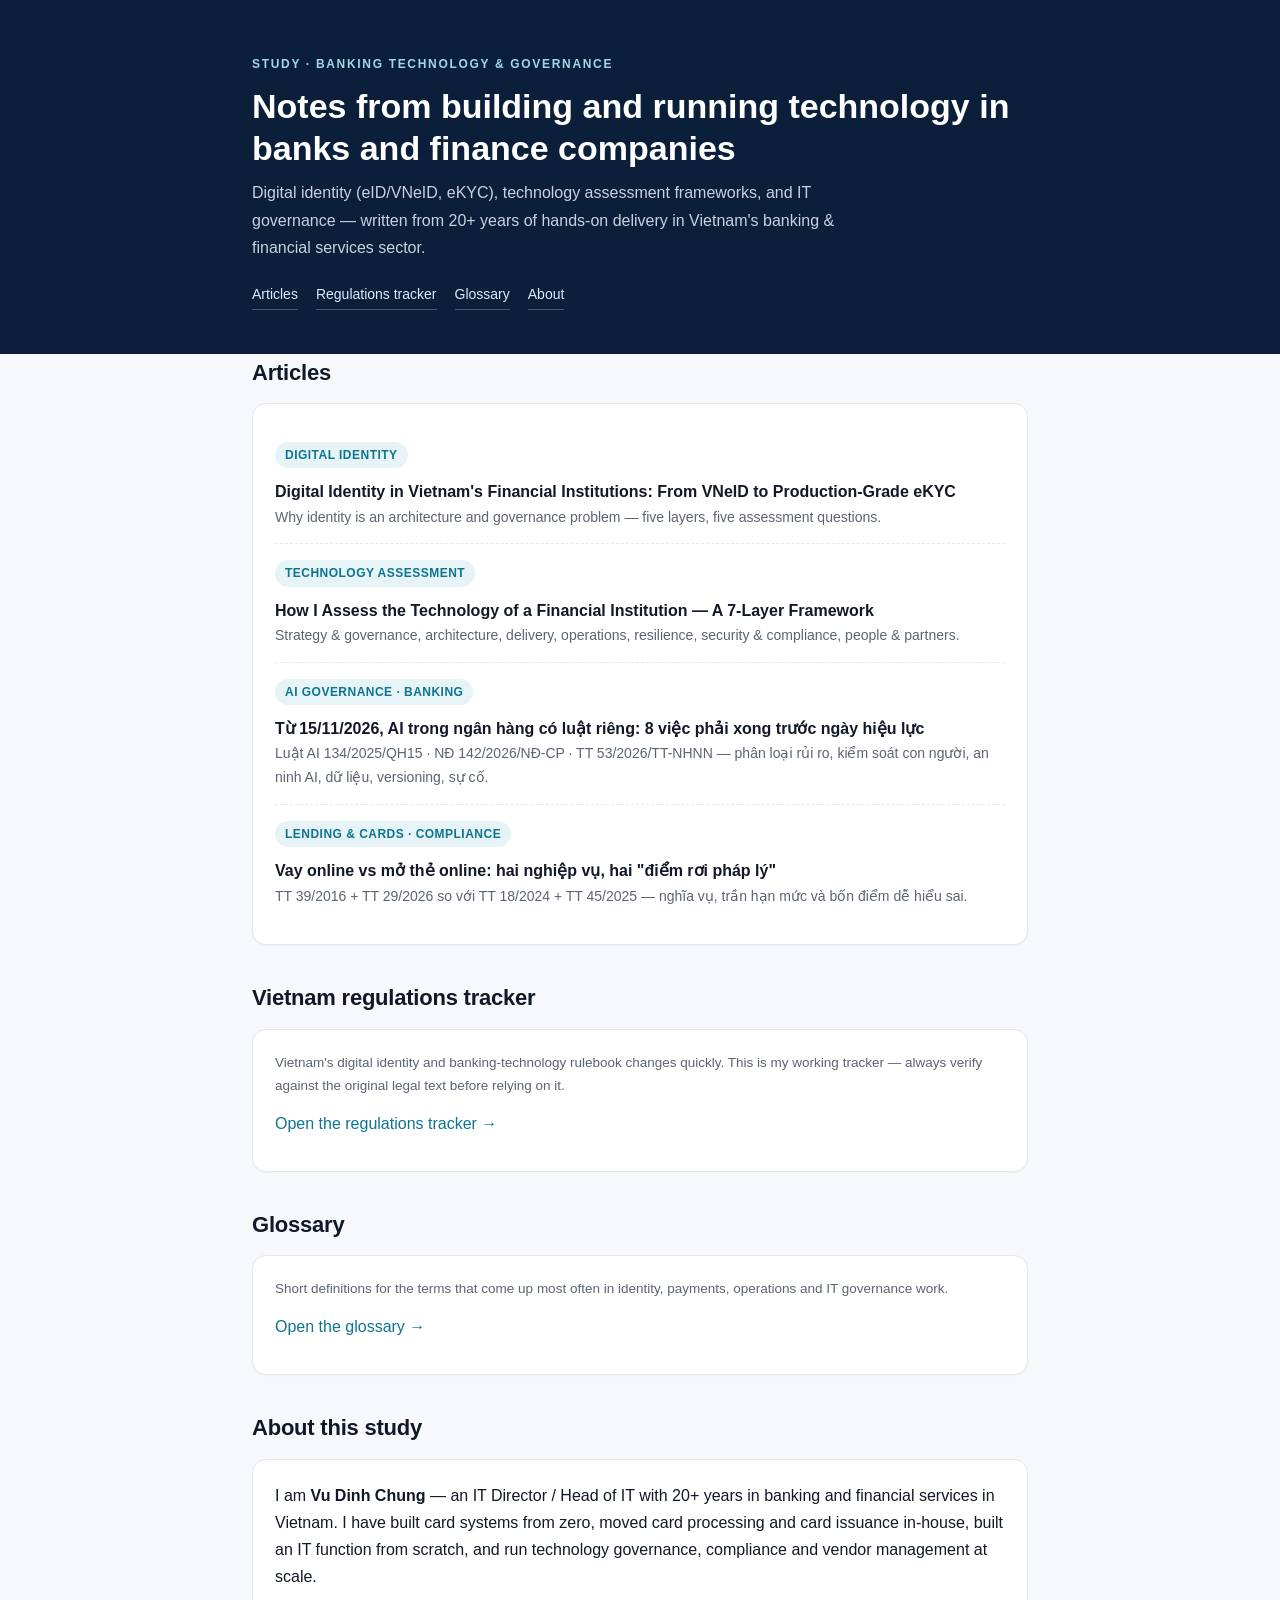
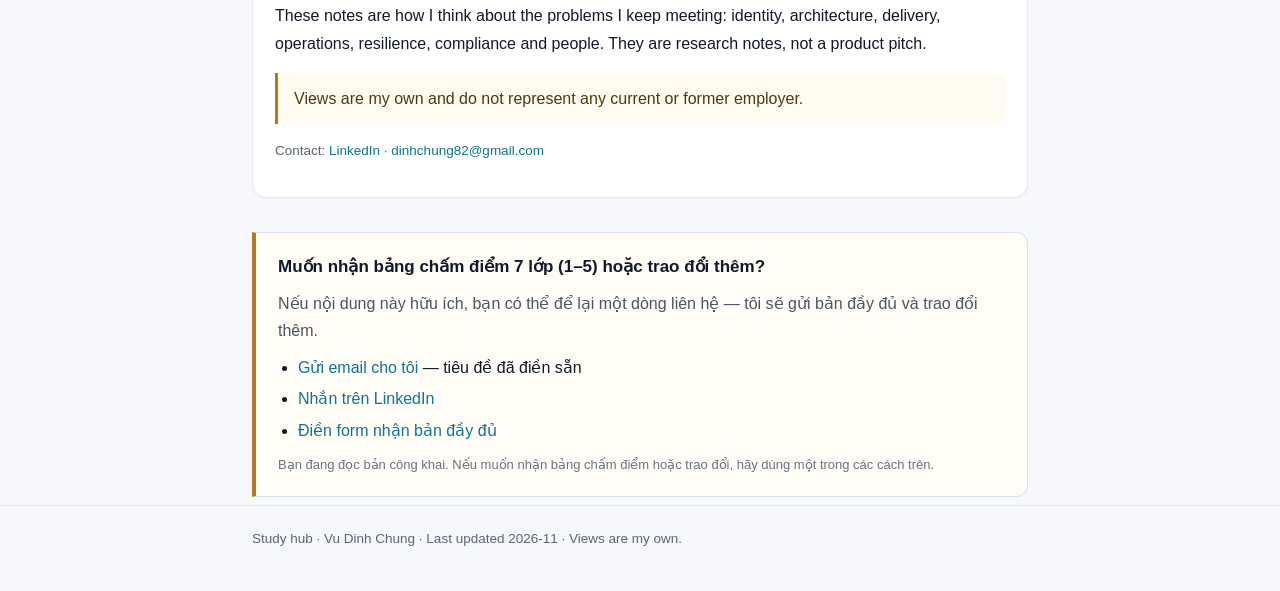
<file: index.html>
<!doctype html>
<html lang="en">
<head>
<meta charset="utf-8">
<meta name="viewport" content="width=device-width, initial-scale=1">
<title>Banking Technology &amp; Governance — Study | Vu Dinh Chung</title>
<meta name="description" content="Research notes on digital identity (eID/VNeID, eKYC), technology assessment frameworks and IT governance in banking & financial services — by Vu Dinh Chung, IT Director.">
<link rel="stylesheet" href="assets/style.css">
<link rel="stylesheet" href="assets/cta.css">
<script src="assets/analytics.js" defer></script>
<script src="assets/cta.js" defer></script>
</head>
<body>
<header class="site">
  <div class="wrap">
    <div class="eyebrow">Study · Banking Technology &amp; Governance</div>
    <h1>Notes from building and running technology in banks and finance companies</h1>
    <p>Digital identity (eID/VNeID, eKYC), technology assessment frameworks, and IT governance — written from 20+ years of hands-on delivery in Vietnam's banking &amp; financial services sector.</p>
    <nav class="top">
      <a href="#articles">Articles</a>
      <a href="#regulations">Regulations tracker</a>
      <a href="#glossary">Glossary</a>
      <a href="#about">About</a>
    </nav>
  </div>
</header>

<main class="wrap">
  <section id="articles">
    <h2>Articles</h2>
    <div class="card article-list">
      <a href="articles/01-digital-identity-vneid-ekyc.html">
        <div class="tag">Digital identity</div>
        <div class="t">Digital Identity in Vietnam's Financial Institutions: From VNeID to Production-Grade eKYC</div>
        <div class="d">Why identity is an architecture and governance problem — five layers, five assessment questions.</div>
      </a>
      <a href="articles/02-technology-assessment-7-layer.html">
        <div class="tag">Technology assessment</div>
        <div class="t">How I Assess the Technology of a Financial Institution — A 7-Layer Framework</div>
        <div class="d">Strategy &amp; governance, architecture, delivery, operations, resilience, security &amp; compliance, people &amp; partners.</div>
      </a>
      <a href="articles/04-ai-law-banking-2026.html">
        <div class="tag">AI governance · Banking</div>
        <div class="t">Từ 15/11/2026, AI trong ngân hàng có luật riêng: 8 việc phải xong trước ngày hiệu lực</div>
        <div class="d">Luật AI 134/2025/QH15 · NĐ 142/2026/NĐ-CP · TT 53/2026/TT-NHNN — phân loại rủi ro, kiểm soát con người, an ninh AI, dữ liệu, versioning, sự cố.</div>
      </a>
      <a href="articles/03-vay-online-vs-mo-the-online.html">
        <div class="tag">Lending &amp; cards · Compliance</div>
        <div class="t">Vay online vs mở thẻ online: hai nghiệp vụ, hai "điểm rơi pháp lý"</div>
        <div class="d">TT 39/2016 + TT 29/2026 so với TT 18/2024 + TT 45/2025 — nghĩa vụ, trần hạn mức và bốn điểm dễ hiểu sai.</div>
      </a>
    </div>
  </section>

  <section id="regulations">
    <h2>Vietnam regulations tracker</h2>
    <div class="card">
      <p class="meta">Vietnam's digital identity and banking-technology rulebook changes quickly. This is my working tracker — always verify against the original legal text before relying on it.</p>
      <p><a href="notes/vn-regulations-tracker.html">Open the regulations tracker →</a></p>
    </div>
  </section>

  <section id="glossary">
    <h2>Glossary</h2>
    <div class="card">
      <p class="meta">Short definitions for the terms that come up most often in identity, payments, operations and IT governance work.</p>
      <p><a href="notes/glossary.html">Open the glossary →</a></p>
    </div>
  </section>

  <section id="about">
    <h2>About this study</h2>
    <div class="card">
      <p>I am <strong>Vu Dinh Chung</strong> — an IT Director / Head of IT with 20+ years in banking and financial services in Vietnam. I have built card systems from zero, moved card processing and card issuance in-house, built an IT function from scratch, and run technology governance, compliance and vendor management at scale.</p>
      <p>These notes are how I think about the problems I keep meeting: identity, architecture, delivery, operations, resilience, compliance and people. They are research notes, not a product pitch.</p>
      <blockquote>Views are my own and do not represent any current or former employer.</blockquote>
      <p class="meta">Contact: <a href="https://www.linkedin.com/in/vudinhchung">LinkedIn</a> · <a href="mailto:dinhchung82@gmail.com">dinhchung82@gmail.com</a></p>
    </div>
  </section>
    <div class="cta-box">
      <h3>Muốn nhận bảng chấm điểm 7 lớp (1–5) hoặc trao đổi thêm?</h3>
      <p>Nếu nội dung này hữu ích, bạn có thể để lại một dòng liên hệ — tôi sẽ gửi bản đầy đủ và trao đổi thêm.</p>
      <ul>
        <li><a href="mailto:dinhchung82@gmail.com?subject=Study%20hub%20-%20b%E1%BA%A3ng%20ch%E1%BA%A5m%20%C4%91i%E1%BB%83m%207%20l%E1%BB%9Bp&body=Ch%C3%A0o%20anh%20Chung%2C%20em%20mu%E1%BB%91n%20nh%E1%BA%ADn%20b%E1%BA%A3ng%20ch%E1%BA%A5m%20%C4%91i%E1%BB%83m%20v%C3%A0%20trao%20%C4%91%E1%BB%95i%20th%C3%AAm.">Gửi email cho tôi</a> — tiêu đề đã điền sẵn</li>
        <li><a href="https://www.linkedin.com/in/vudinhchung">Nhắn trên LinkedIn</a></li>
        <li data-study-form style="display:none"></li>
      </ul>
      <span class="hint">Bạn đang đọc bản công khai. Nếu muốn nhận bảng chấm điểm hoặc trao đổi, hãy dùng một trong các cách trên.</span>
    </div>
</main>

<footer class="site">
  <div class="wrap">Study hub · Vu Dinh Chung · Last updated 2026-11 · Views are my own.</div>
</footer>
</body>
</html>
</file>
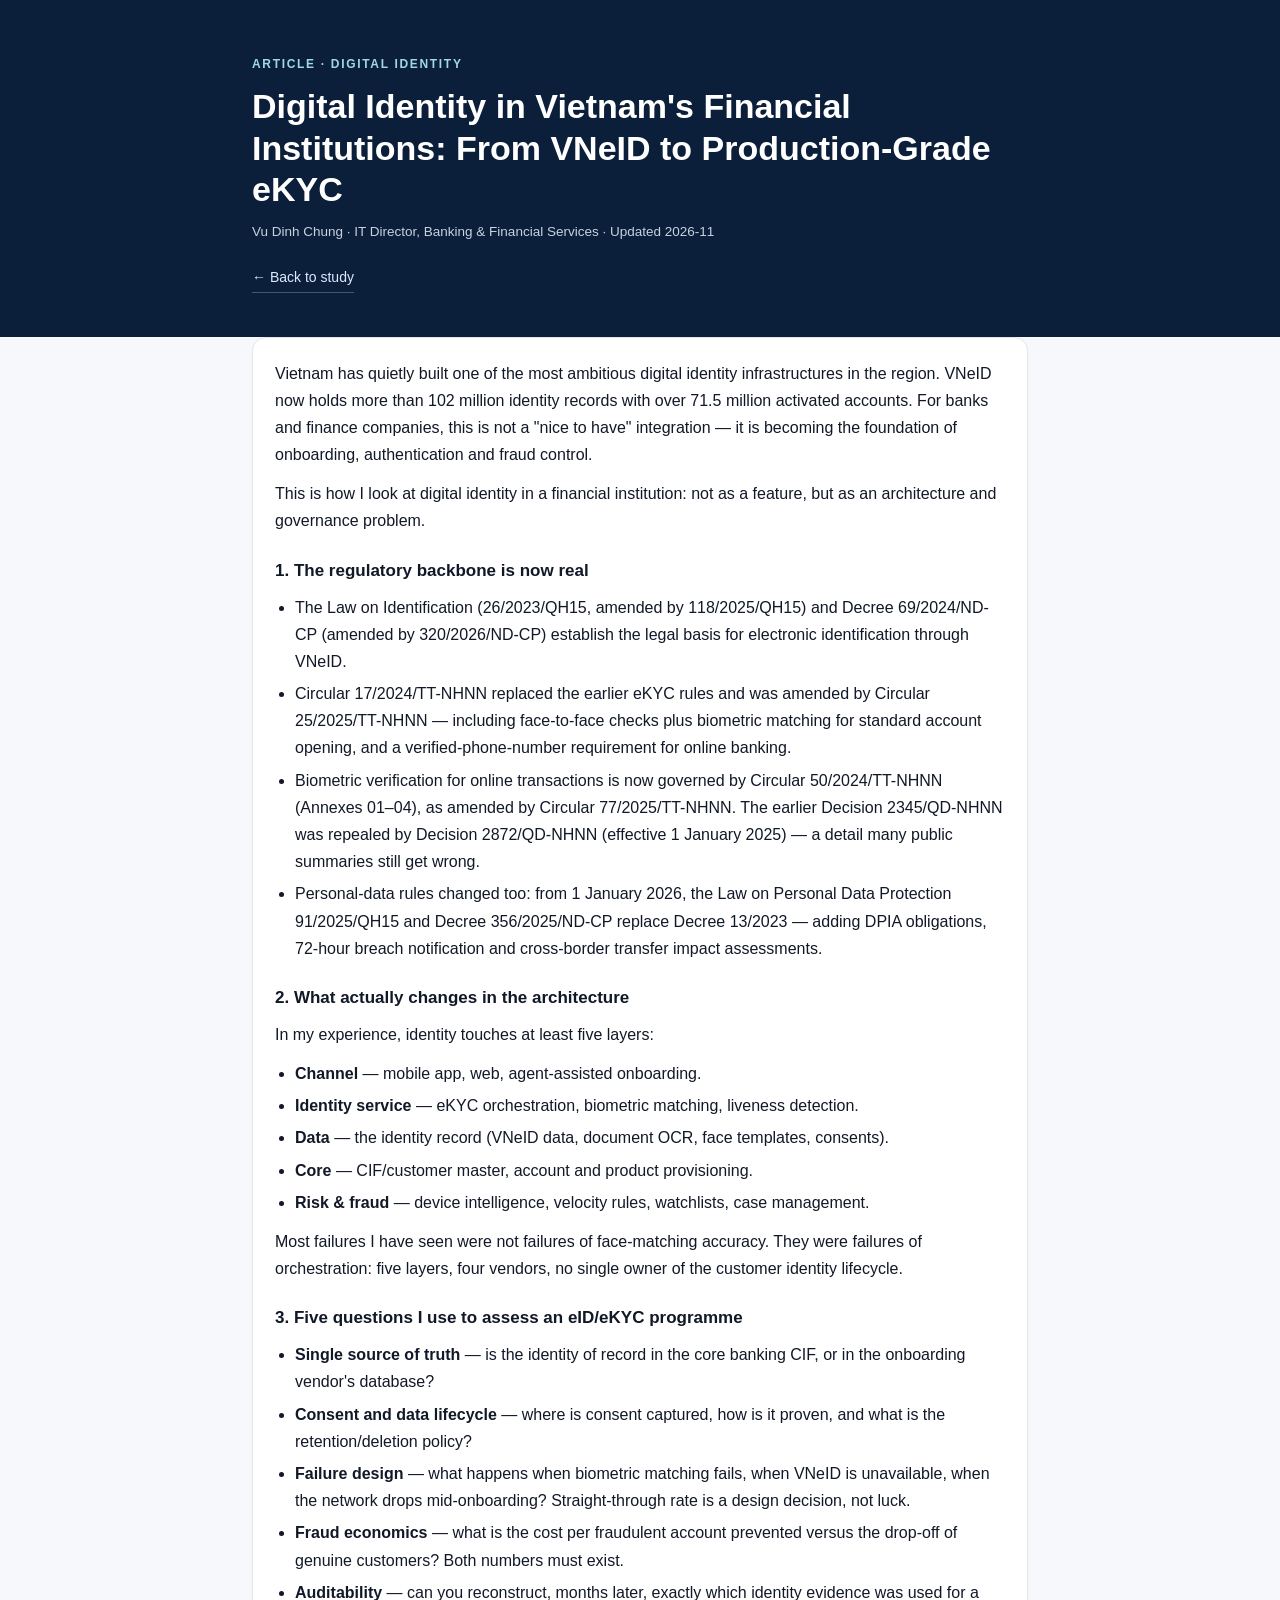
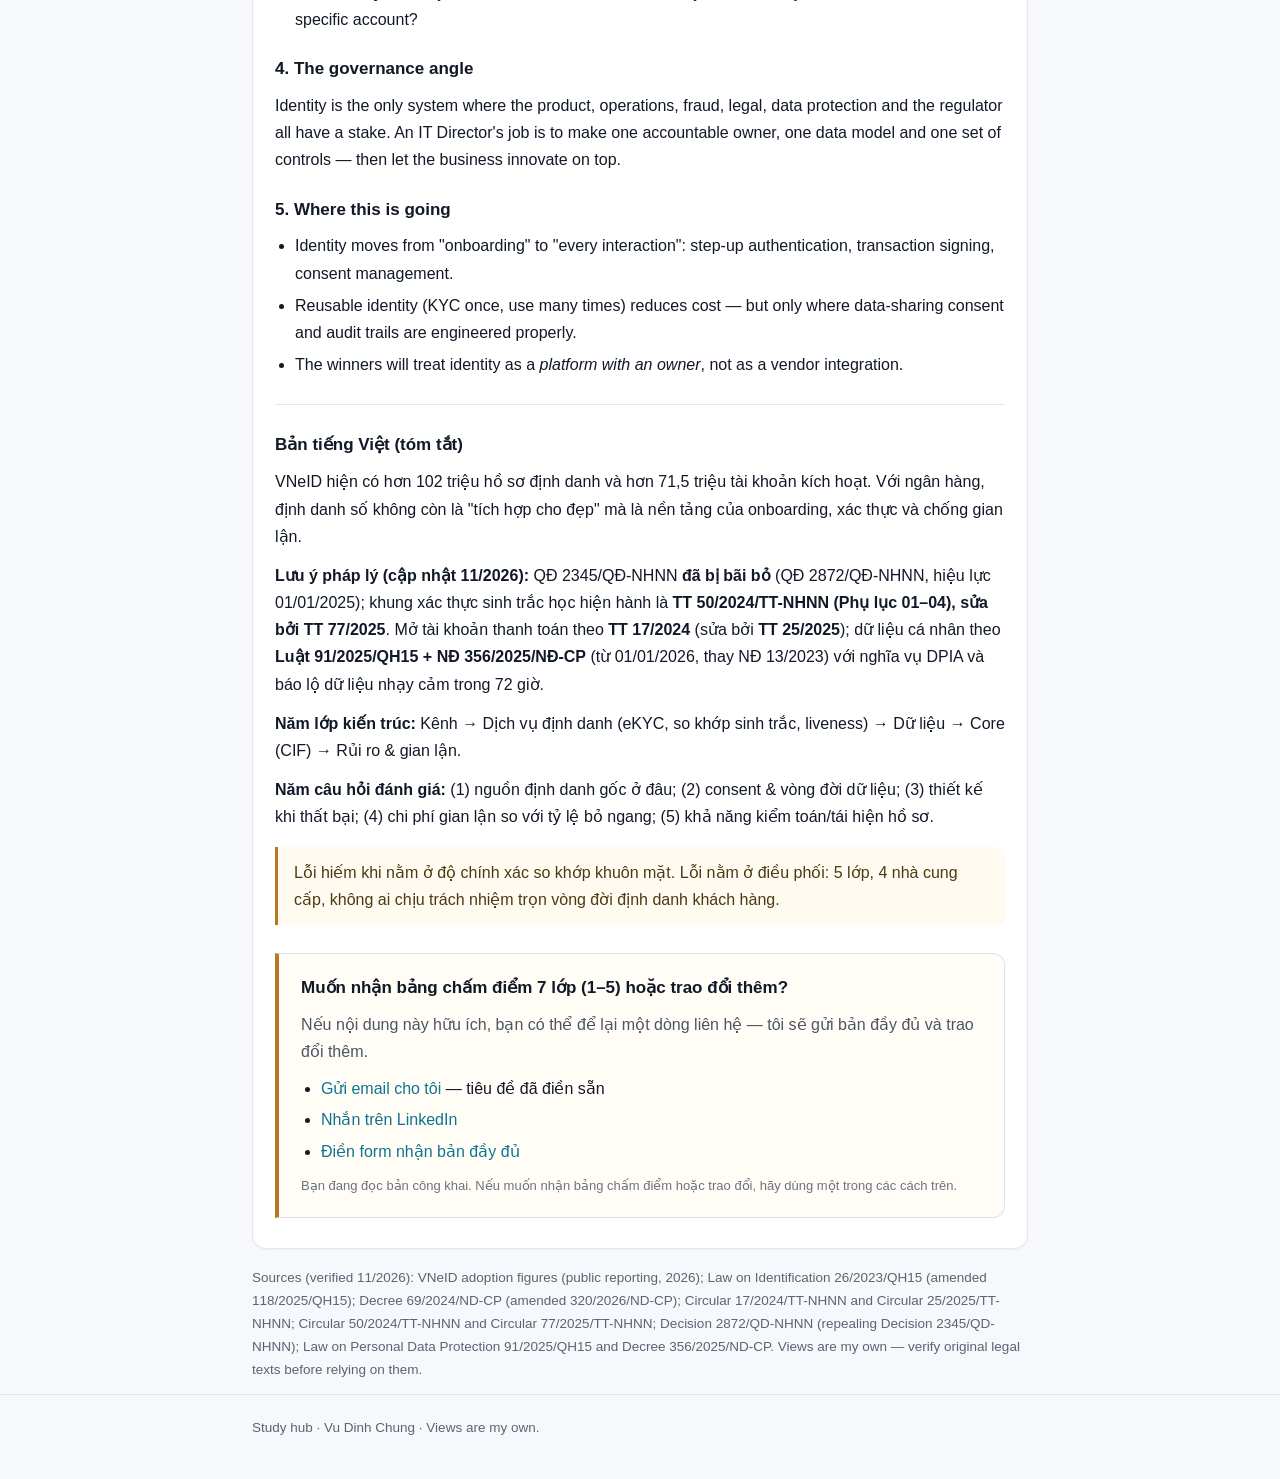
<file: articles/01-digital-identity-vneid-ekyc.html>
<!doctype html>
<html lang="en">
<head>
<meta charset="utf-8">
<meta name="viewport" content="width=device-width, initial-scale=1">
<title>Digital Identity in Vietnam's Financial Institutions — Study</title>
<meta name="description" content="VNeID, eKYC and biometric authentication in Vietnam's banks: a five-layer architecture view and five assessment questions.">
<link rel="stylesheet" href="../assets/style.css">
<link rel="stylesheet" href="../assets/cta.css">
<script src="../assets/analytics.js" defer></script>
<script src="../assets/cta.js" defer></script>
</head>
<body>
<header class="site">
  <div class="wrap">
    <div class="eyebrow">Article · Digital identity</div>
    <h1>Digital Identity in Vietnam's Financial Institutions: From VNeID to Production-Grade eKYC</h1>
    <p class="meta" style="color:#c7d2e0">Vu Dinh Chung · IT Director, Banking &amp; Financial Services · Updated 2026-11</p>
    <nav class="top"><a href="../index.html">← Back to study</a></nav>
  </div>
</header>
<main class="wrap">
  <article class="card">
    <p>Vietnam has quietly built one of the most ambitious digital identity infrastructures in the region. VNeID now holds more than 102 million identity records with over 71.5 million activated accounts. For banks and finance companies, this is not a "nice to have" integration — it is becoming the foundation of onboarding, authentication and fraud control.</p>
    <p>This is how I look at digital identity in a financial institution: not as a feature, but as an architecture and governance problem.</p>

    <h3>1. The regulatory backbone is now real</h3>
    <ul>
      <li>The Law on Identification (26/2023/QH15, amended by 118/2025/QH15) and Decree 69/2024/ND-CP (amended by 320/2026/ND-CP) establish the legal basis for electronic identification through VNeID.</li>
      <li>Circular 17/2024/TT-NHNN replaced the earlier eKYC rules and was amended by Circular 25/2025/TT-NHNN — including face-to-face checks plus biometric matching for standard account opening, and a verified-phone-number requirement for online banking.</li>
      <li>Biometric verification for online transactions is now governed by Circular 50/2024/TT-NHNN (Annexes 01–04), as amended by Circular 77/2025/TT-NHNN. The earlier Decision 2345/QD-NHNN was repealed by Decision 2872/QD-NHNN (effective 1 January 2025) — a detail many public summaries still get wrong.</li>
      <li>Personal-data rules changed too: from 1 January 2026, the Law on Personal Data Protection 91/2025/QH15 and Decree 356/2025/ND-CP replace Decree 13/2023 — adding DPIA obligations, 72-hour breach notification and cross-border transfer impact assessments.</li>
    </ul>

    <h3>2. What actually changes in the architecture</h3>
    <p>In my experience, identity touches at least five layers:</p>
    <ul>
      <li><strong>Channel</strong> — mobile app, web, agent-assisted onboarding.</li>
      <li><strong>Identity service</strong> — eKYC orchestration, biometric matching, liveness detection.</li>
      <li><strong>Data</strong> — the identity record (VNeID data, document OCR, face templates, consents).</li>
      <li><strong>Core</strong> — CIF/customer master, account and product provisioning.</li>
      <li><strong>Risk &amp; fraud</strong> — device intelligence, velocity rules, watchlists, case management.</li>
    </ul>
    <p>Most failures I have seen were not failures of face-matching accuracy. They were failures of orchestration: five layers, four vendors, no single owner of the customer identity lifecycle.</p>

    <h3>3. Five questions I use to assess an eID/eKYC programme</h3>
    <ul>
      <li><strong>Single source of truth</strong> — is the identity of record in the core banking CIF, or in the onboarding vendor's database?</li>
      <li><strong>Consent and data lifecycle</strong> — where is consent captured, how is it proven, and what is the retention/deletion policy?</li>
      <li><strong>Failure design</strong> — what happens when biometric matching fails, when VNeID is unavailable, when the network drops mid-onboarding? Straight-through rate is a design decision, not luck.</li>
      <li><strong>Fraud economics</strong> — what is the cost per fraudulent account prevented versus the drop-off of genuine customers? Both numbers must exist.</li>
      <li><strong>Auditability</strong> — can you reconstruct, months later, exactly which identity evidence was used for a specific account?</li>
    </ul>

    <h3>4. The governance angle</h3>
    <p>Identity is the only system where the product, operations, fraud, legal, data protection and the regulator all have a stake. An IT Director's job is to make one accountable owner, one data model and one set of controls — then let the business innovate on top.</p>

    <h3>5. Where this is going</h3>
    <ul>
      <li>Identity moves from "onboarding" to "every interaction": step-up authentication, transaction signing, consent management.</li>
      <li>Reusable identity (KYC once, use many times) reduces cost — but only where data-sharing consent and audit trails are engineered properly.</li>
      <li>The winners will treat identity as a <em>platform with an owner</em>, not as a vendor integration.</li>
    </ul>

    <hr>
    <h3>Bản tiếng Việt (tóm tắt)</h3>
    <p>VNeID hiện có hơn 102 triệu hồ sơ định danh và hơn 71,5 triệu tài khoản kích hoạt. Với ngân hàng, định danh số không còn là "tích hợp cho đẹp" mà là nền tảng của onboarding, xác thực và chống gian lận.</p>
    <p><strong>Lưu ý pháp lý (cập nhật 11/2026):</strong> QĐ 2345/QĐ-NHNN <strong>đã bị bãi bỏ</strong> (QĐ 2872/QĐ-NHNN, hiệu lực 01/01/2025); khung xác thực sinh trắc học hiện hành là <strong>TT 50/2024/TT-NHNN (Phụ lục 01–04), sửa bởi TT 77/2025</strong>. Mở tài khoản thanh toán theo <strong>TT 17/2024</strong> (sửa bởi <strong>TT 25/2025</strong>); dữ liệu cá nhân theo <strong>Luật 91/2025/QH15 + NĐ 356/2025/NĐ-CP</strong> (từ 01/01/2026, thay NĐ 13/2023) với nghĩa vụ DPIA và báo lộ dữ liệu nhạy cảm trong 72 giờ.</p>
    <p><strong>Năm lớp kiến trúc:</strong> Kênh → Dịch vụ định danh (eKYC, so khớp sinh trắc, liveness) → Dữ liệu → Core (CIF) → Rủi ro &amp; gian lận.</p>
    <p><strong>Năm câu hỏi đánh giá:</strong> (1) nguồn định danh gốc ở đâu; (2) consent &amp; vòng đời dữ liệu; (3) thiết kế khi thất bại; (4) chi phí gian lận so với tỷ lệ bỏ ngang; (5) khả năng kiểm toán/tái hiện hồ sơ.</p>
    <blockquote>Lỗi hiếm khi nằm ở độ chính xác so khớp khuôn mặt. Lỗi nằm ở điều phối: 5 lớp, 4 nhà cung cấp, không ai chịu trách nhiệm trọn vòng đời định danh khách hàng.</blockquote>
    <div class="cta-box">
      <h3>Muốn nhận bảng chấm điểm 7 lớp (1–5) hoặc trao đổi thêm?</h3>
      <p>Nếu nội dung này hữu ích, bạn có thể để lại một dòng liên hệ — tôi sẽ gửi bản đầy đủ và trao đổi thêm.</p>
      <ul>
        <li><a href="mailto:dinhchung82@gmail.com?subject=Study%20hub%20-%20b%E1%BA%A3ng%20ch%E1%BA%A5m%20%C4%91i%E1%BB%83m%207%20l%E1%BB%9Bp&body=Ch%C3%A0o%20anh%20Chung%2C%20em%20mu%E1%BB%91n%20nh%E1%BA%ADn%20b%E1%BA%A3ng%20ch%E1%BA%A5m%20%C4%91i%E1%BB%83m%20v%C3%A0%20trao%20%C4%91%E1%BB%95i%20th%C3%AAm.">Gửi email cho tôi</a> — tiêu đề đã điền sẵn</li>
        <li><a href="https://www.linkedin.com/in/vudinhchung">Nhắn trên LinkedIn</a></li>
        <li data-study-form style="display:none"></li>
      </ul>
      <span class="hint">Bạn đang đọc bản công khai. Nếu muốn nhận bảng chấm điểm hoặc trao đổi, hãy dùng một trong các cách trên.</span>
    </div>
  </article>
  <p class="meta" style="margin-top:18px">Sources (verified 11/2026): VNeID adoption figures (public reporting, 2026); Law on Identification 26/2023/QH15 (amended 118/2025/QH15); Decree 69/2024/ND-CP (amended 320/2026/ND-CP); Circular 17/2024/TT-NHNN and Circular 25/2025/TT-NHNN; Circular 50/2024/TT-NHNN and Circular 77/2025/TT-NHNN; Decision 2872/QD-NHNN (repealing Decision 2345/QD-NHNN); Law on Personal Data Protection 91/2025/QH15 and Decree 356/2025/ND-CP. Views are my own — verify original legal texts before relying on them.</p>
</main>
<footer class="site"><div class="wrap">Study hub · Vu Dinh Chung · Views are my own.</div></footer>
</body>
</html>
</file>
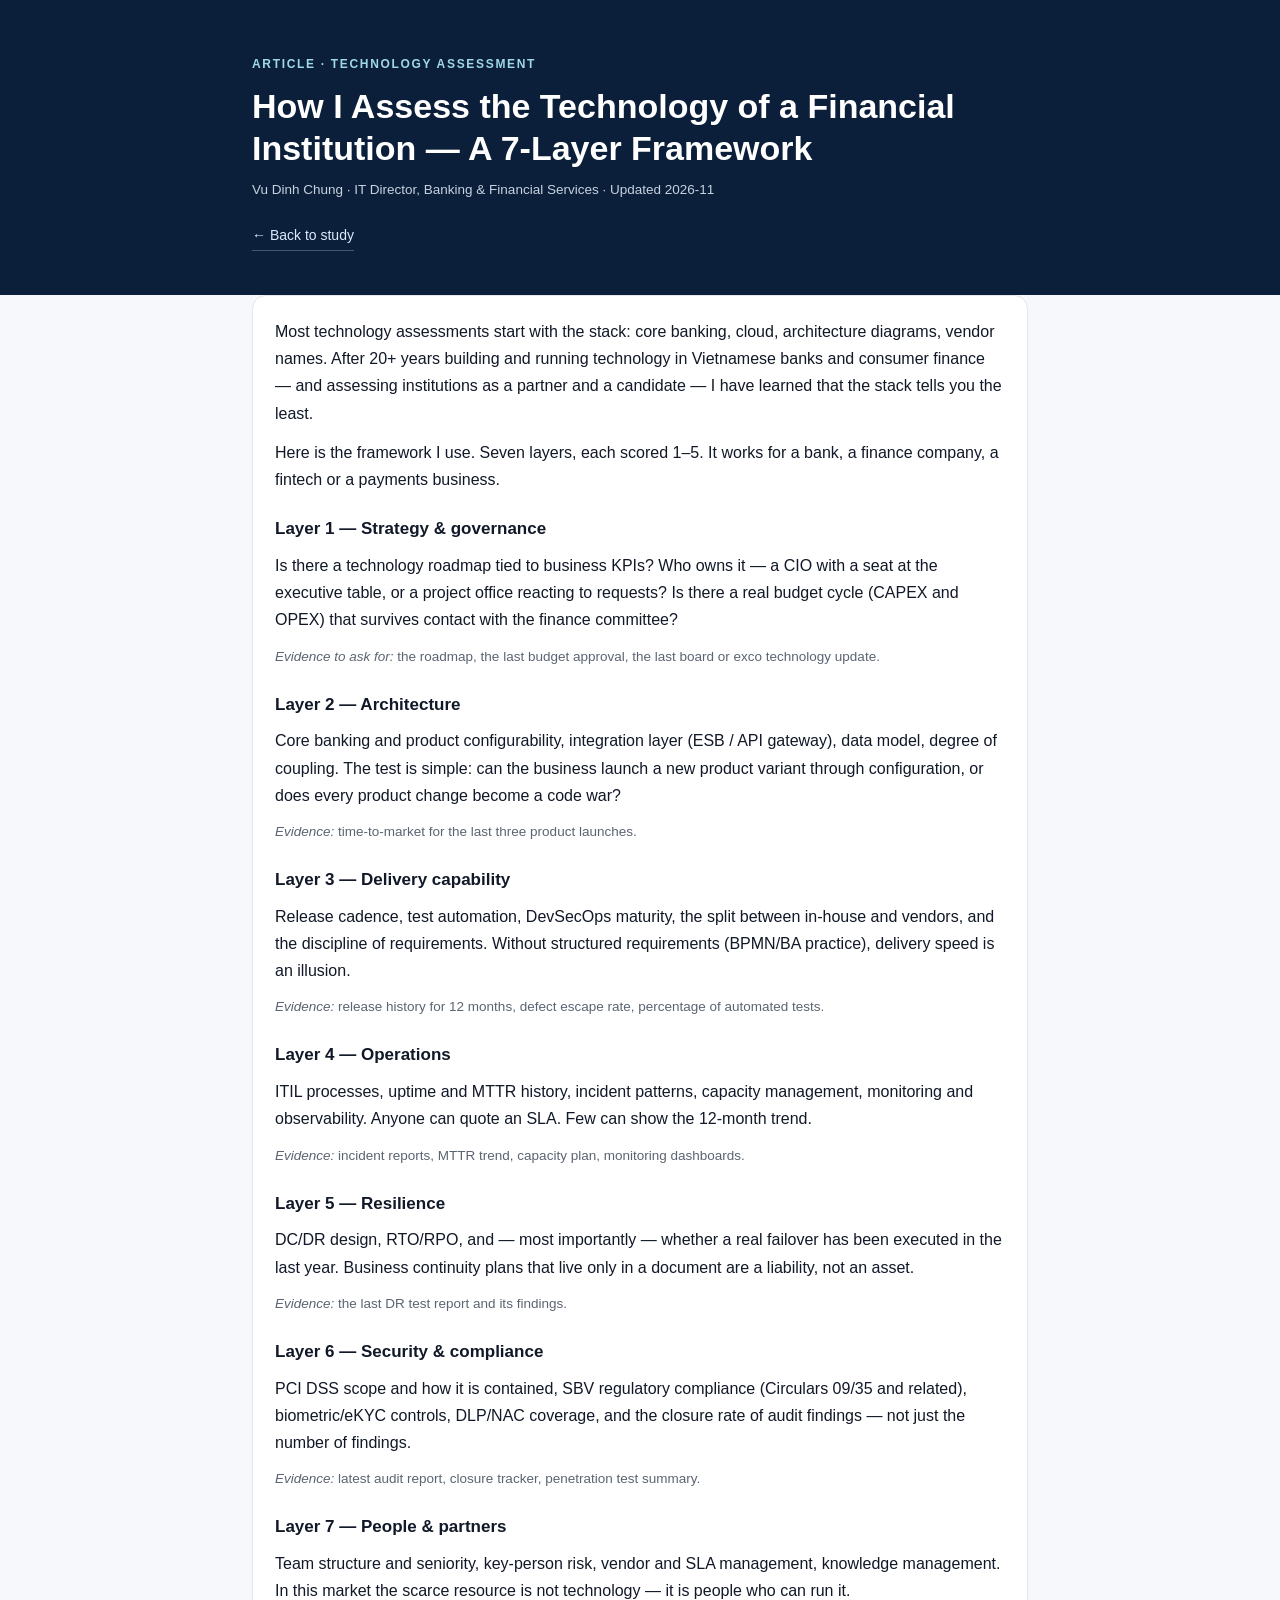
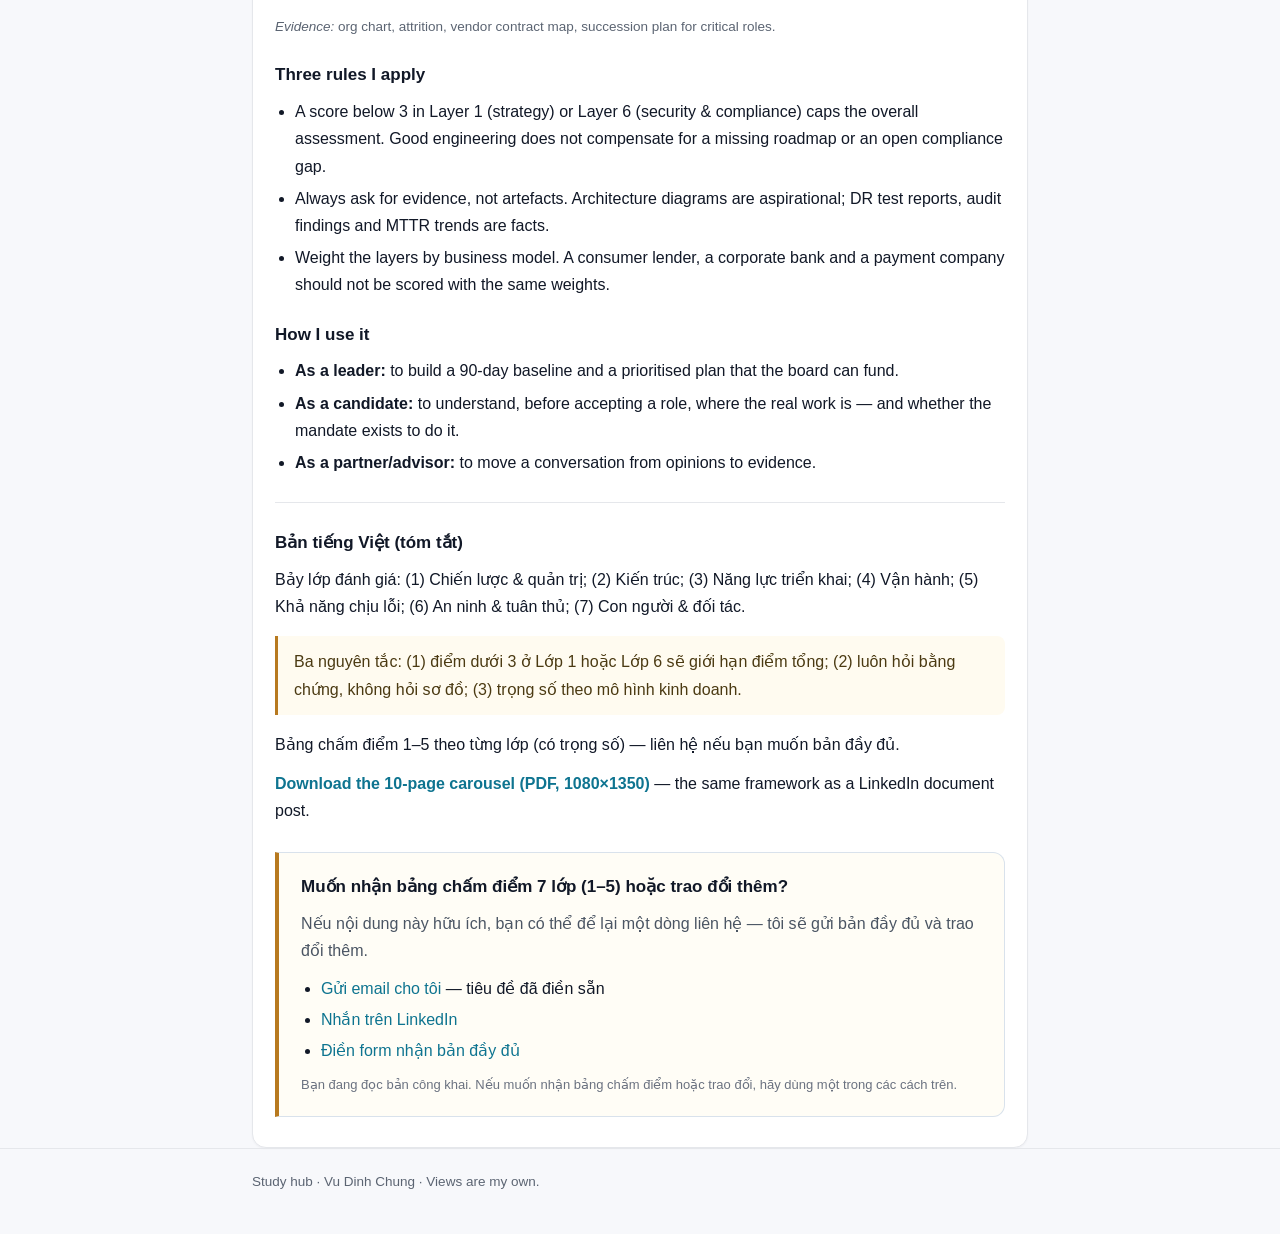
<file: articles/02-technology-assessment-7-layer.html>
<!doctype html>
<html lang="en">
<head>
<meta charset="utf-8">
<meta name="viewport" content="width=device-width, initial-scale=1">
<title>How I Assess the Technology of a Financial Institution — 7-Layer Framework</title>
<meta name="description" content="A seven-layer framework for assessing technology capability in banks and finance companies: strategy, architecture, delivery, operations, resilience, security and people.">
<link rel="stylesheet" href="../assets/style.css">
<link rel="stylesheet" href="../assets/cta.css">
<script src="../assets/analytics.js" defer></script>
<script src="../assets/cta.js" defer></script>
</head>
<body>
<header class="site">
  <div class="wrap">
    <div class="eyebrow">Article · Technology assessment</div>
    <h1>How I Assess the Technology of a Financial Institution — A 7-Layer Framework</h1>
    <p class="meta" style="color:#c7d2e0">Vu Dinh Chung · IT Director, Banking &amp; Financial Services · Updated 2026-11</p>
    <nav class="top"><a href="../index.html">← Back to study</a></nav>
  </div>
</header>
<main class="wrap">
  <article class="card">
    <p>Most technology assessments start with the stack: core banking, cloud, architecture diagrams, vendor names. After 20+ years building and running technology in Vietnamese banks and consumer finance — and assessing institutions as a partner and a candidate — I have learned that the stack tells you the least.</p>
    <p>Here is the framework I use. Seven layers, each scored 1–5. It works for a bank, a finance company, a fintech or a payments business.</p>

    <h3>Layer 1 — Strategy &amp; governance</h3>
    <p>Is there a technology roadmap tied to business KPIs? Who owns it — a CIO with a seat at the executive table, or a project office reacting to requests? Is there a real budget cycle (CAPEX and OPEX) that survives contact with the finance committee?</p>
    <p class="meta"><em>Evidence to ask for:</em> the roadmap, the last budget approval, the last board or exco technology update.</p>

    <h3>Layer 2 — Architecture</h3>
    <p>Core banking and product configurability, integration layer (ESB / API gateway), data model, degree of coupling. The test is simple: can the business launch a new product variant through configuration, or does every product change become a code war?</p>
    <p class="meta"><em>Evidence:</em> time-to-market for the last three product launches.</p>

    <h3>Layer 3 — Delivery capability</h3>
    <p>Release cadence, test automation, DevSecOps maturity, the split between in-house and vendors, and the discipline of requirements. Without structured requirements (BPMN/BA practice), delivery speed is an illusion.</p>
    <p class="meta"><em>Evidence:</em> release history for 12 months, defect escape rate, percentage of automated tests.</p>

    <h3>Layer 4 — Operations</h3>
    <p>ITIL processes, uptime and MTTR history, incident patterns, capacity management, monitoring and observability. Anyone can quote an SLA. Few can show the 12-month trend.</p>
    <p class="meta"><em>Evidence:</em> incident reports, MTTR trend, capacity plan, monitoring dashboards.</p>

    <h3>Layer 5 — Resilience</h3>
    <p>DC/DR design, RTO/RPO, and — most importantly — whether a real failover has been executed in the last year. Business continuity plans that live only in a document are a liability, not an asset.</p>
    <p class="meta"><em>Evidence:</em> the last DR test report and its findings.</p>

    <h3>Layer 6 — Security &amp; compliance</h3>
    <p>PCI DSS scope and how it is contained, SBV regulatory compliance (Circulars 09/35 and related), biometric/eKYC controls, DLP/NAC coverage, and the closure rate of audit findings — not just the number of findings.</p>
    <p class="meta"><em>Evidence:</em> latest audit report, closure tracker, penetration test summary.</p>

    <h3>Layer 7 — People &amp; partners</h3>
    <p>Team structure and seniority, key-person risk, vendor and SLA management, knowledge management. In this market the scarce resource is not technology — it is people who can run it.</p>
    <p class="meta"><em>Evidence:</em> org chart, attrition, vendor contract map, succession plan for critical roles.</p>

    <h3>Three rules I apply</h3>
    <ul>
      <li>A score below 3 in Layer 1 (strategy) or Layer 6 (security &amp; compliance) caps the overall assessment. Good engineering does not compensate for a missing roadmap or an open compliance gap.</li>
      <li>Always ask for evidence, not artefacts. Architecture diagrams are aspirational; DR test reports, audit findings and MTTR trends are facts.</li>
      <li>Weight the layers by business model. A consumer lender, a corporate bank and a payment company should not be scored with the same weights.</li>
    </ul>

    <h3>How I use it</h3>
    <ul>
      <li><strong>As a leader:</strong> to build a 90-day baseline and a prioritised plan that the board can fund.</li>
      <li><strong>As a candidate:</strong> to understand, before accepting a role, where the real work is — and whether the mandate exists to do it.</li>
      <li><strong>As a partner/advisor:</strong> to move a conversation from opinions to evidence.</li>
    </ul>

    <hr>
    <h3>Bản tiếng Việt (tóm tắt)</h3>
    <p>Bảy lớp đánh giá: (1) Chiến lược &amp; quản trị; (2) Kiến trúc; (3) Năng lực triển khai; (4) Vận hành; (5) Khả năng chịu lỗi; (6) An ninh &amp; tuân thủ; (7) Con người &amp; đối tác.</p>
    <blockquote>Ba nguyên tắc: (1) điểm dưới 3 ở Lớp 1 hoặc Lớp 6 sẽ giới hạn điểm tổng; (2) luôn hỏi bằng chứng, không hỏi sơ đồ; (3) trọng số theo mô hình kinh doanh.</blockquote>
    <p>Bảng chấm điểm 1–5 theo từng lớp (có trọng số) — liên hệ nếu bạn muốn bản đầy đủ.</p>
    <p><a href="../assets/Article2_7Layer_Framework_Carousel.pdf"><strong>Download the 10-page carousel (PDF, 1080×1350)</strong></a> — the same framework as a LinkedIn document post.</p>
    <div class="cta-box">
      <h3>Muốn nhận bảng chấm điểm 7 lớp (1–5) hoặc trao đổi thêm?</h3>
      <p>Nếu nội dung này hữu ích, bạn có thể để lại một dòng liên hệ — tôi sẽ gửi bản đầy đủ và trao đổi thêm.</p>
      <ul>
        <li><a href="mailto:dinhchung82@gmail.com?subject=Study%20hub%20-%20b%E1%BA%A3ng%20ch%E1%BA%A5m%20%C4%91i%E1%BB%83m%207%20l%E1%BB%9Bp&body=Ch%C3%A0o%20anh%20Chung%2C%20em%20mu%E1%BB%91n%20nh%E1%BA%ADn%20b%E1%BA%A3ng%20ch%E1%BA%A5m%20%C4%91i%E1%BB%83m%20v%C3%A0%20trao%20%C4%91%E1%BB%95i%20th%C3%AAm.">Gửi email cho tôi</a> — tiêu đề đã điền sẵn</li>
        <li><a href="https://www.linkedin.com/in/vudinhchung">Nhắn trên LinkedIn</a></li>
        <li data-study-form style="display:none"></li>
      </ul>
      <span class="hint">Bạn đang đọc bản công khai. Nếu muốn nhận bảng chấm điểm hoặc trao đổi, hãy dùng một trong các cách trên.</span>
    </div>
  </article>
</main>
<footer class="site"><div class="wrap">Study hub · Vu Dinh Chung · Views are my own.</div></footer>
</body>
</html>
</file>
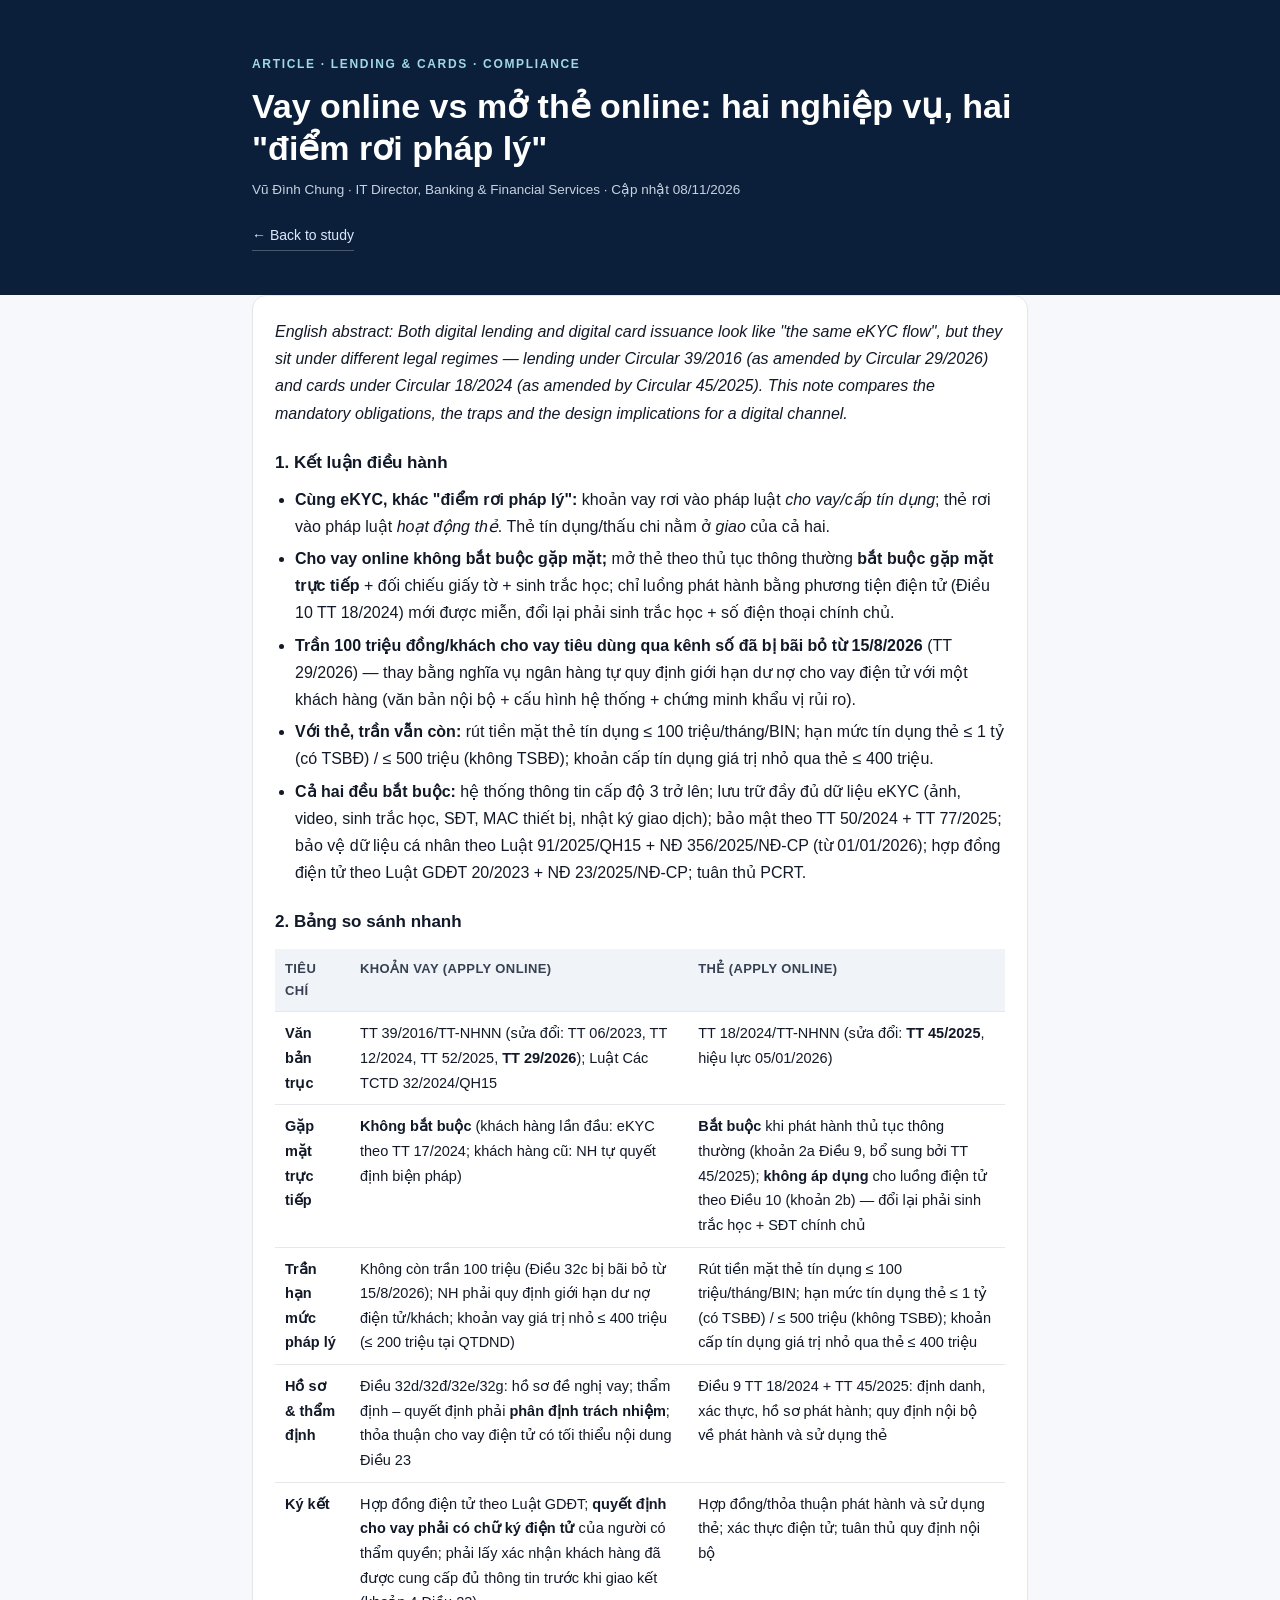
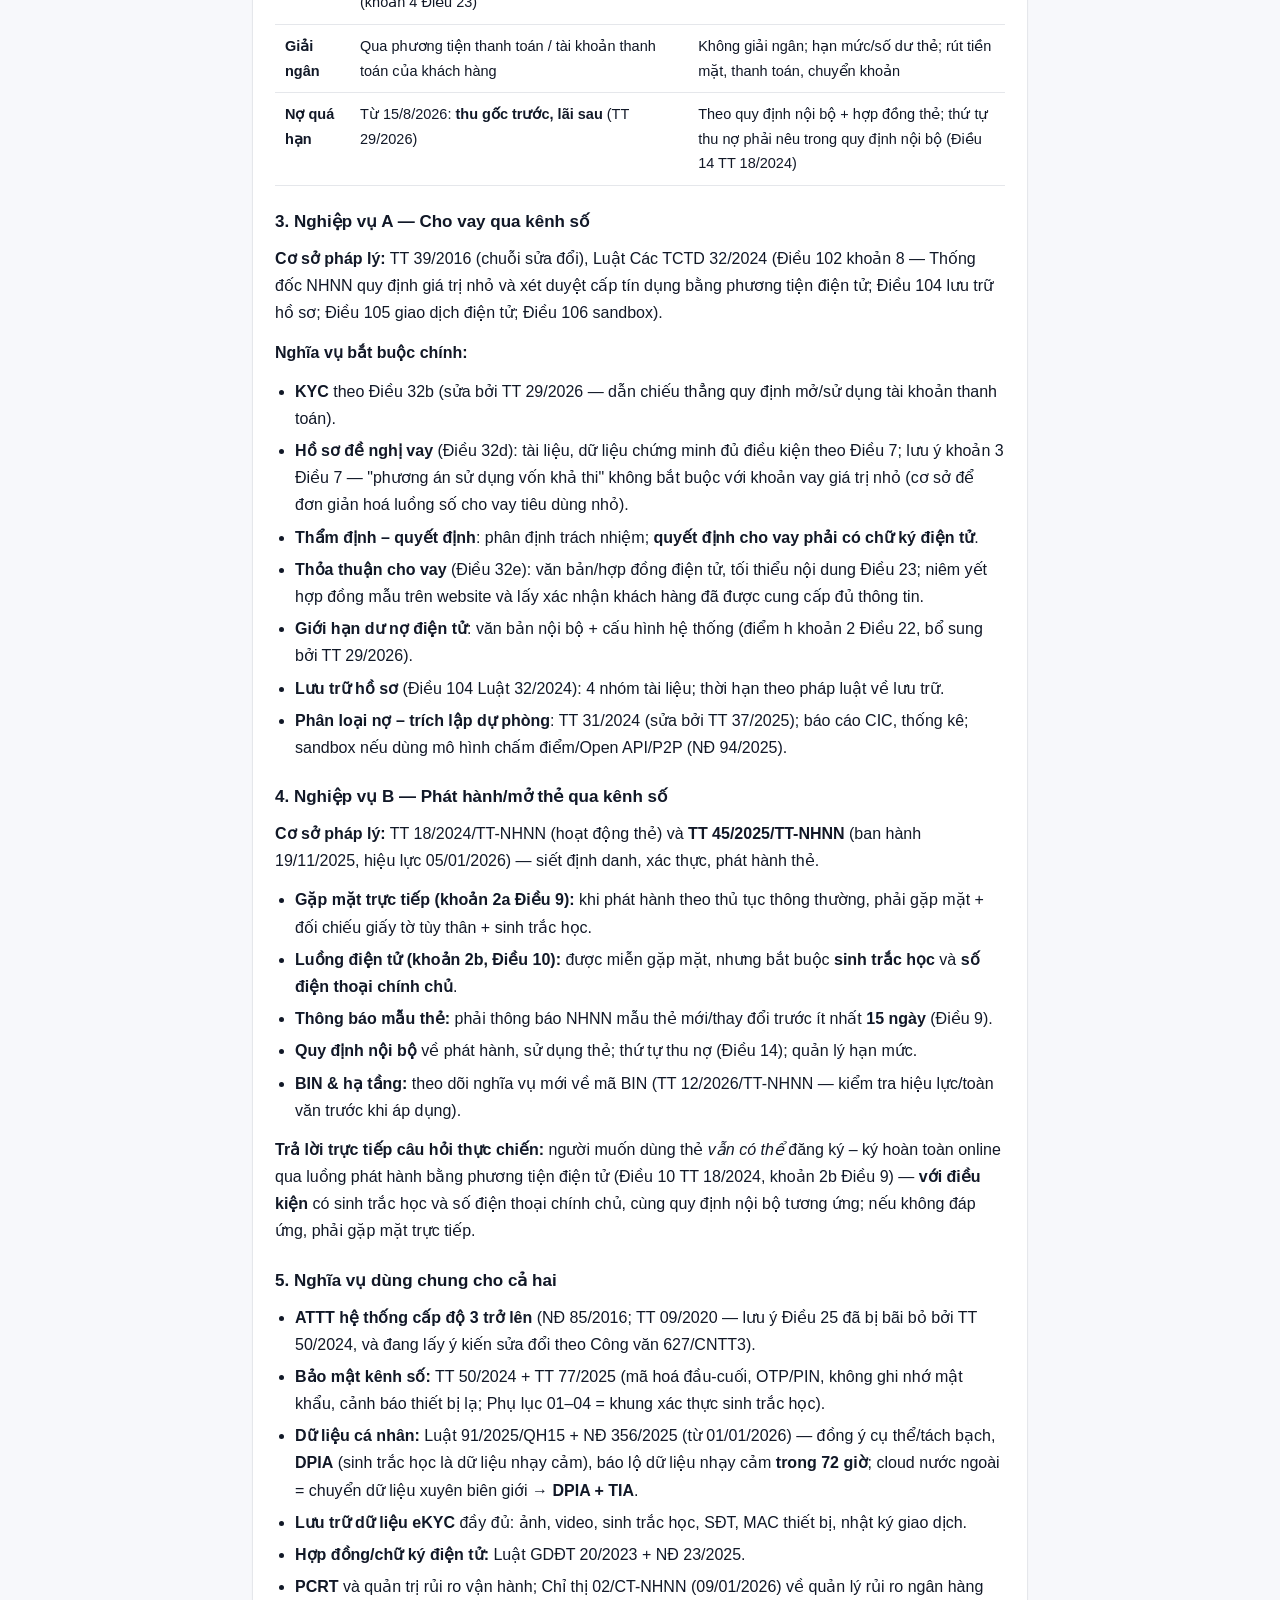
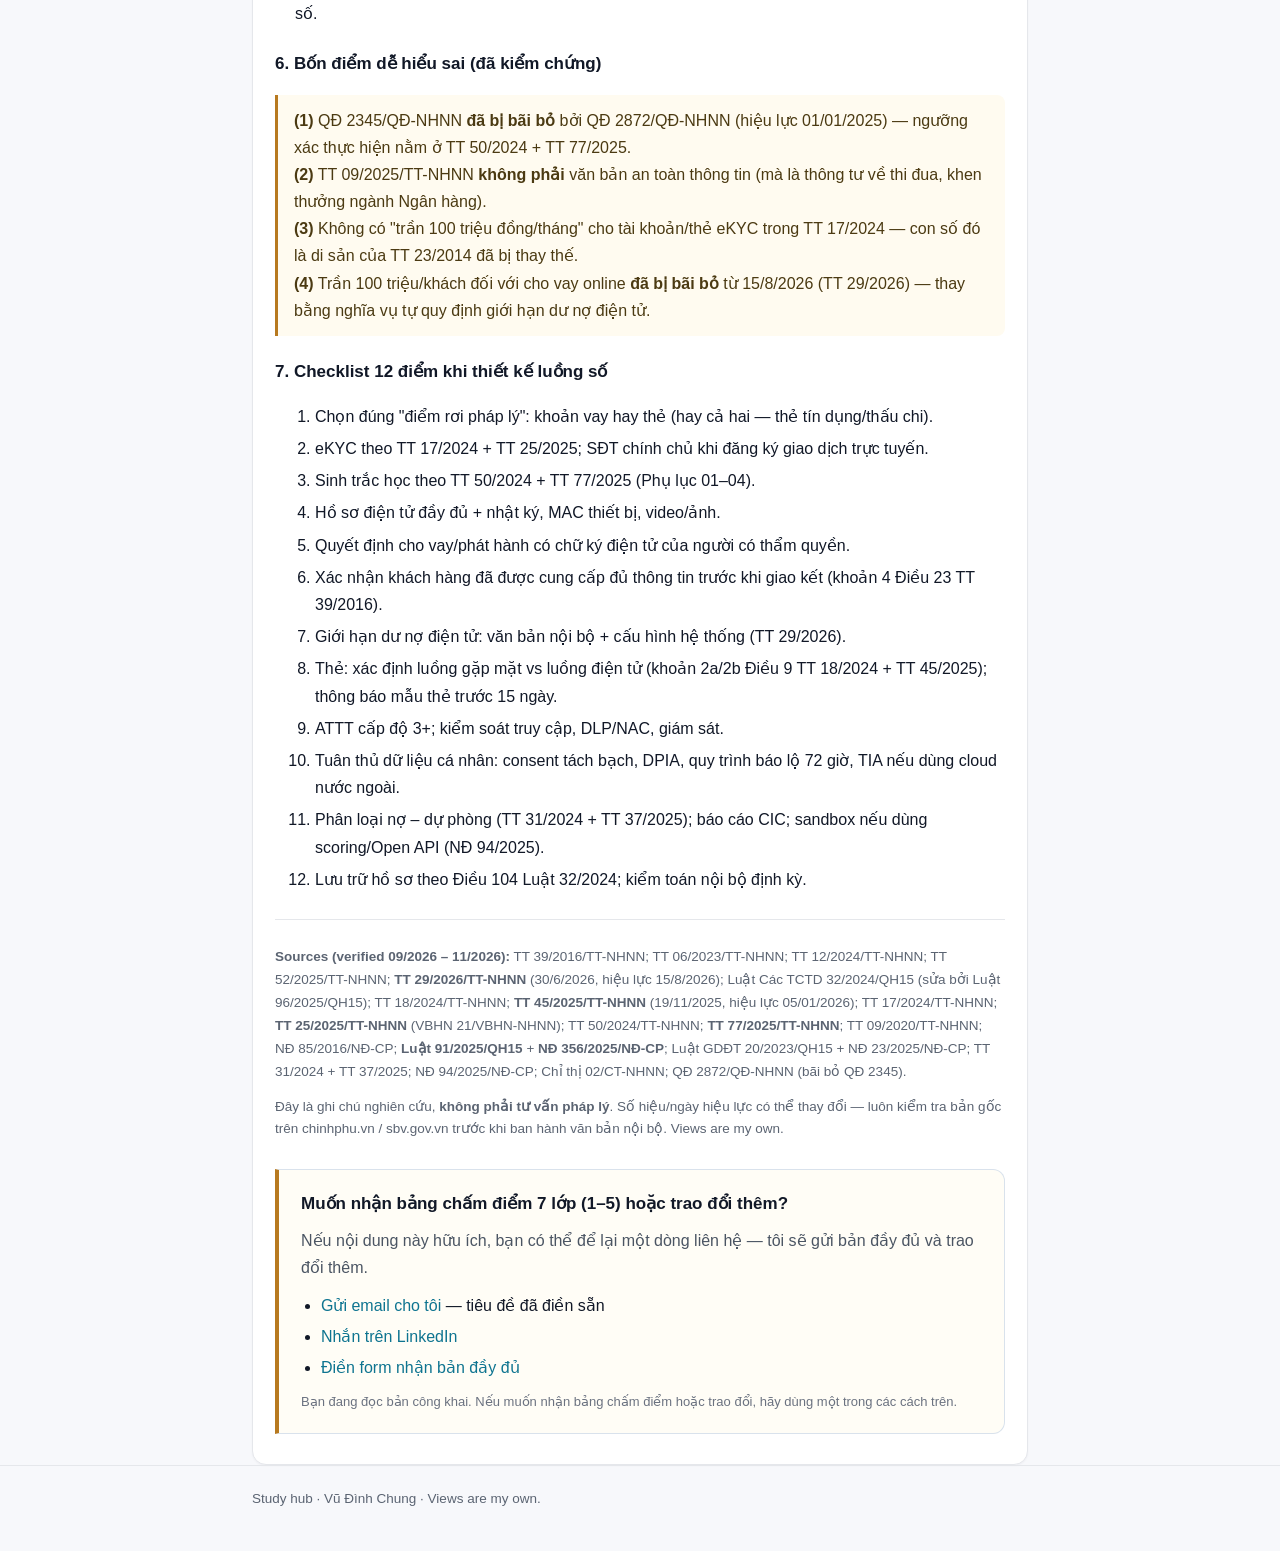
<file: articles/03-vay-online-vs-mo-the-online.html>
<!doctype html>
<html lang="vi">
<head>
<meta charset="utf-8">
<meta name="viewport" content="width=device-width, initial-scale=1">
<title>Vay online vs mở thẻ online — hai nghiệp vụ, hai "điểm rơi pháp lý"</title>
<meta name="description" content="So sánh tuân thủ NHNN khi số hoá khâu tiếp nhận – thẩm định – phê duyệt – ký kết cho khoản vay và thẻ ngân hàng: TT 39/2016 + TT 29/2026 vs TT 18/2024 + TT 45/2025.">
<link rel="stylesheet" href="../assets/style.css">
<link rel="stylesheet" href="../assets/cta.css">
<script src="../assets/analytics.js" defer></script>
<script src="../assets/cta.js" defer></script>
</head>
<body>
<header class="site">
  <div class="wrap">
    <div class="eyebrow">Article · Lending &amp; cards · Compliance</div>
    <h1>Vay online vs mở thẻ online: hai nghiệp vụ, hai "điểm rơi pháp lý"</h1>
    <p class="meta" style="color:#c7d2e0">Vũ Đình Chung · IT Director, Banking &amp; Financial Services · Cập nhật 08/11/2026</p>
    <nav class="top"><a href="../index.html">← Back to study</a></nav>
  </div>
</header>
<main class="wrap">
  <article class="card">
    <p><em>English abstract: Both digital lending and digital card issuance look like "the same eKYC flow", but they sit under different legal regimes — lending under Circular 39/2016 (as amended by Circular 29/2026) and cards under Circular 18/2024 (as amended by Circular 45/2025). This note compares the mandatory obligations, the traps and the design implications for a digital channel.</em></p>

    <h3>1. Kết luận điều hành</h3>
    <ul>
      <li><strong>Cùng eKYC, khác "điểm rơi pháp lý":</strong> khoản vay rơi vào pháp luật <em>cho vay/cấp tín dụng</em>; thẻ rơi vào pháp luật <em>hoạt động thẻ</em>. Thẻ tín dụng/thấu chi nằm ở <em>giao</em> của cả hai.</li>
      <li><strong>Cho vay online không bắt buộc gặp mặt;</strong> mở thẻ theo thủ tục thông thường <strong>bắt buộc gặp mặt trực tiếp</strong> + đối chiếu giấy tờ + sinh trắc học; chỉ luồng phát hành bằng phương tiện điện tử (Điều 10 TT 18/2024) mới được miễn, đổi lại phải sinh trắc học + số điện thoại chính chủ.</li>
      <li><strong>Trần 100 triệu đồng/khách cho vay tiêu dùng qua kênh số đã bị bãi bỏ từ 15/8/2026</strong> (TT 29/2026) — thay bằng nghĩa vụ ngân hàng tự quy định giới hạn dư nợ cho vay điện tử với một khách hàng (văn bản nội bộ + cấu hình hệ thống + chứng minh khẩu vị rủi ro).</li>
      <li><strong>Với thẻ, trần vẫn còn:</strong> rút tiền mặt thẻ tín dụng ≤ 100 triệu/tháng/BIN; hạn mức tín dụng thẻ ≤ 1 tỷ (có TSBĐ) / ≤ 500 triệu (không TSBĐ); khoản cấp tín dụng giá trị nhỏ qua thẻ ≤ 400 triệu.</li>
      <li><strong>Cả hai đều bắt buộc:</strong> hệ thống thông tin cấp độ 3 trở lên; lưu trữ đầy đủ dữ liệu eKYC (ảnh, video, sinh trắc học, SĐT, MAC thiết bị, nhật ký giao dịch); bảo mật theo TT 50/2024 + TT 77/2025; bảo vệ dữ liệu cá nhân theo Luật 91/2025/QH15 + NĐ 356/2025/NĐ-CP (từ 01/01/2026); hợp đồng điện tử theo Luật GDĐT 20/2023 + NĐ 23/2025/NĐ-CP; tuân thủ PCRT.</li>
    </ul>

    <h3>2. Bảng so sánh nhanh</h3>
    <table>
      <thead><tr><th>Tiêu chí</th><th>Khoản vay (apply online)</th><th>Thẻ (apply online)</th></tr></thead>
      <tbody>
        <tr><td><strong>Văn bản trục</strong></td><td>TT 39/2016/TT-NHNN (sửa đổi: TT 06/2023, TT 12/2024, TT 52/2025, <strong>TT 29/2026</strong>); Luật Các TCTD 32/2024/QH15</td><td>TT 18/2024/TT-NHNN (sửa đổi: <strong>TT 45/2025</strong>, hiệu lực 05/01/2026)</td></tr>
        <tr><td><strong>Gặp mặt trực tiếp</strong></td><td><strong>Không bắt buộc</strong> (khách hàng lần đầu: eKYC theo TT 17/2024; khách hàng cũ: NH tự quyết định biện pháp)</td><td><strong>Bắt buộc</strong> khi phát hành thủ tục thông thường (khoản 2a Điều 9, bổ sung bởi TT 45/2025); <strong>không áp dụng</strong> cho luồng điện tử theo Điều 10 (khoản 2b) — đổi lại phải sinh trắc học + SĐT chính chủ</td></tr>
        <tr><td><strong>Trần hạn mức pháp lý</strong></td><td>Không còn trần 100 triệu (Điều 32c bị bãi bỏ từ 15/8/2026); NH phải quy định giới hạn dư nợ điện tử/khách; khoản vay giá trị nhỏ ≤ 400 triệu (≤ 200 triệu tại QTDND)</td><td>Rút tiền mặt thẻ tín dụng ≤ 100 triệu/tháng/BIN; hạn mức tín dụng thẻ ≤ 1 tỷ (có TSBĐ) / ≤ 500 triệu (không TSBĐ); khoản cấp tín dụng giá trị nhỏ qua thẻ ≤ 400 triệu</td></tr>
        <tr><td><strong>Hồ sơ &amp; thẩm định</strong></td><td>Điều 32d/32đ/32e/32g: hồ sơ đề nghị vay; thẩm định – quyết định phải <strong>phân định trách nhiệm</strong>; thỏa thuận cho vay điện tử có tối thiểu nội dung Điều 23</td><td>Điều 9 TT 18/2024 + TT 45/2025: định danh, xác thực, hồ sơ phát hành; quy định nội bộ về phát hành và sử dụng thẻ</td></tr>
        <tr><td><strong>Ký kết</strong></td><td>Hợp đồng điện tử theo Luật GDĐT; <strong>quyết định cho vay phải có chữ ký điện tử</strong> của người có thẩm quyền; phải lấy xác nhận khách hàng đã được cung cấp đủ thông tin trước khi giao kết (khoản 4 Điều 23)</td><td>Hợp đồng/thỏa thuận phát hành và sử dụng thẻ; xác thực điện tử; tuân thủ quy định nội bộ</td></tr>
        <tr><td><strong>Giải ngân</strong></td><td>Qua phương tiện thanh toán / tài khoản thanh toán của khách hàng</td><td>Không giải ngân; hạn mức/số dư thẻ; rút tiền mặt, thanh toán, chuyển khoản</td></tr>
        <tr><td><strong>Nợ quá hạn</strong></td><td>Từ 15/8/2026: <strong>thu gốc trước, lãi sau</strong> (TT 29/2026)</td><td>Theo quy định nội bộ + hợp đồng thẻ; thứ tự thu nợ phải nêu trong quy định nội bộ (Điều 14 TT 18/2024)</td></tr>
      </tbody>
    </table>

    <h3>3. Nghiệp vụ A — Cho vay qua kênh số</h3>
    <p><strong>Cơ sở pháp lý:</strong> TT 39/2016 (chuỗi sửa đổi), Luật Các TCTD 32/2024 (Điều 102 khoản 8 — Thống đốc NHNN quy định giá trị nhỏ và xét duyệt cấp tín dụng bằng phương tiện điện tử; Điều 104 lưu trữ hồ sơ; Điều 105 giao dịch điện tử; Điều 106 sandbox).</p>
    <p><strong>Nghĩa vụ bắt buộc chính:</strong></p>
    <ul>
      <li><strong>KYC</strong> theo Điều 32b (sửa bởi TT 29/2026 — dẫn chiếu thẳng quy định mở/sử dụng tài khoản thanh toán).</li>
      <li><strong>Hồ sơ đề nghị vay</strong> (Điều 32d): tài liệu, dữ liệu chứng minh đủ điều kiện theo Điều 7; lưu ý khoản 3 Điều 7 — "phương án sử dụng vốn khả thi" không bắt buộc với khoản vay giá trị nhỏ (cơ sở để đơn giản hoá luồng số cho vay tiêu dùng nhỏ).</li>
      <li><strong>Thẩm định – quyết định</strong>: phân định trách nhiệm; <strong>quyết định cho vay phải có chữ ký điện tử</strong>.</li>
      <li><strong>Thỏa thuận cho vay</strong> (Điều 32e): văn bản/hợp đồng điện tử, tối thiểu nội dung Điều 23; niêm yết hợp đồng mẫu trên website và lấy xác nhận khách hàng đã được cung cấp đủ thông tin.</li>
      <li><strong>Giới hạn dư nợ điện tử</strong>: văn bản nội bộ + cấu hình hệ thống (điểm h khoản 2 Điều 22, bổ sung bởi TT 29/2026).</li>
      <li><strong>Lưu trữ hồ sơ</strong> (Điều 104 Luật 32/2024): 4 nhóm tài liệu; thời hạn theo pháp luật về lưu trữ.</li>
      <li><strong>Phân loại nợ – trích lập dự phòng</strong>: TT 31/2024 (sửa bởi TT 37/2025); báo cáo CIC, thống kê; sandbox nếu dùng mô hình chấm điểm/Open API/P2P (NĐ 94/2025).</li>
    </ul>

    <h3>4. Nghiệp vụ B — Phát hành/mở thẻ qua kênh số</h3>
    <p><strong>Cơ sở pháp lý:</strong> TT 18/2024/TT-NHNN (hoạt động thẻ) và <strong>TT 45/2025/TT-NHNN</strong> (ban hành 19/11/2025, hiệu lực 05/01/2026) — siết định danh, xác thực, phát hành thẻ.</p>
    <ul>
      <li><strong>Gặp mặt trực tiếp (khoản 2a Điều 9):</strong> khi phát hành theo thủ tục thông thường, phải gặp mặt + đối chiếu giấy tờ tùy thân + sinh trắc học.</li>
      <li><strong>Luồng điện tử (khoản 2b, Điều 10):</strong> được miễn gặp mặt, nhưng bắt buộc <strong>sinh trắc học</strong> và <strong>số điện thoại chính chủ</strong>.</li>
      <li><strong>Thông báo mẫu thẻ:</strong> phải thông báo NHNN mẫu thẻ mới/thay đổi trước ít nhất <strong>15 ngày</strong> (Điều 9).</li>
      <li><strong>Quy định nội bộ</strong> về phát hành, sử dụng thẻ; thứ tự thu nợ (Điều 14); quản lý hạn mức.</li>
      <li><strong>BIN &amp; hạ tầng:</strong> theo dõi nghĩa vụ mới về mã BIN (TT 12/2026/TT-NHNN — kiểm tra hiệu lực/toàn văn trước khi áp dụng).</li>
    </ul>
    <p><strong>Trả lời trực tiếp câu hỏi thực chiến:</strong> người muốn dùng thẻ <em>vẫn có thể</em> đăng ký – ký hoàn toàn online qua luồng phát hành bằng phương tiện điện tử (Điều 10 TT 18/2024, khoản 2b Điều 9) — <strong>với điều kiện</strong> có sinh trắc học và số điện thoại chính chủ, cùng quy định nội bộ tương ứng; nếu không đáp ứng, phải gặp mặt trực tiếp.</p>

    <h3>5. Nghĩa vụ dùng chung cho cả hai</h3>
    <ul>
      <li><strong>ATTT hệ thống cấp độ 3 trở lên</strong> (NĐ 85/2016; TT 09/2020 — lưu ý Điều 25 đã bị bãi bỏ bởi TT 50/2024, và đang lấy ý kiến sửa đổi theo Công văn 627/CNTT3).</li>
      <li><strong>Bảo mật kênh số:</strong> TT 50/2024 + TT 77/2025 (mã hoá đầu-cuối, OTP/PIN, không ghi nhớ mật khẩu, cảnh báo thiết bị lạ; Phụ lục 01–04 = khung xác thực sinh trắc học).</li>
      <li><strong>Dữ liệu cá nhân:</strong> Luật 91/2025/QH15 + NĐ 356/2025 (từ 01/01/2026) — đồng ý cụ thể/tách bạch, <strong>DPIA</strong> (sinh trắc học là dữ liệu nhạy cảm), báo lộ dữ liệu nhạy cảm <strong>trong 72 giờ</strong>; cloud nước ngoài = chuyển dữ liệu xuyên biên giới → <strong>DPIA + TIA</strong>.</li>
      <li><strong>Lưu trữ dữ liệu eKYC</strong> đầy đủ: ảnh, video, sinh trắc học, SĐT, MAC thiết bị, nhật ký giao dịch.</li>
      <li><strong>Hợp đồng/chữ ký điện tử:</strong> Luật GDĐT 20/2023 + NĐ 23/2025.</li>
      <li><strong>PCRT</strong> và quản trị rủi ro vận hành; Chỉ thị 02/CT-NHNN (09/01/2026) về quản lý rủi ro ngân hàng số.</li>
    </ul>

    <h3>6. Bốn điểm dễ hiểu sai (đã kiểm chứng)</h3>
    <blockquote>
      <strong>(1)</strong> QĐ 2345/QĐ-NHNN <strong>đã bị bãi bỏ</strong> bởi QĐ 2872/QĐ-NHNN (hiệu lực 01/01/2025) — ngưỡng xác thực hiện nằm ở TT 50/2024 + TT 77/2025.<br>
      <strong>(2)</strong> TT 09/2025/TT-NHNN <strong>không phải</strong> văn bản an toàn thông tin (mà là thông tư về thi đua, khen thưởng ngành Ngân hàng).<br>
      <strong>(3)</strong> Không có "trần 100 triệu đồng/tháng" cho tài khoản/thẻ eKYC trong TT 17/2024 — con số đó là di sản của TT 23/2014 đã bị thay thế.<br>
      <strong>(4)</strong> Trần 100 triệu/khách đối với cho vay online <strong>đã bị bãi bỏ</strong> từ 15/8/2026 (TT 29/2026) — thay bằng nghĩa vụ tự quy định giới hạn dư nợ điện tử.
    </blockquote>

    <h3>7. Checklist 12 điểm khi thiết kế luồng số</h3>
    <ol>
      <li>Chọn đúng "điểm rơi pháp lý": khoản vay hay thẻ (hay cả hai — thẻ tín dụng/thấu chi).</li>
      <li>eKYC theo TT 17/2024 + TT 25/2025; SĐT chính chủ khi đăng ký giao dịch trực tuyến.</li>
      <li>Sinh trắc học theo TT 50/2024 + TT 77/2025 (Phụ lục 01–04).</li>
      <li>Hồ sơ điện tử đầy đủ + nhật ký, MAC thiết bị, video/ảnh.</li>
      <li>Quyết định cho vay/phát hành có chữ ký điện tử của người có thẩm quyền.</li>
      <li>Xác nhận khách hàng đã được cung cấp đủ thông tin trước khi giao kết (khoản 4 Điều 23 TT 39/2016).</li>
      <li>Giới hạn dư nợ điện tử: văn bản nội bộ + cấu hình hệ thống (TT 29/2026).</li>
      <li>Thẻ: xác định luồng gặp mặt vs luồng điện tử (khoản 2a/2b Điều 9 TT 18/2024 + TT 45/2025); thông báo mẫu thẻ trước 15 ngày.</li>
      <li>ATTT cấp độ 3+; kiểm soát truy cập, DLP/NAC, giám sát.</li>
      <li>Tuân thủ dữ liệu cá nhân: consent tách bạch, DPIA, quy trình báo lộ 72 giờ, TIA nếu dùng cloud nước ngoài.</li>
      <li>Phân loại nợ – dự phòng (TT 31/2024 + TT 37/2025); báo cáo CIC; sandbox nếu dùng scoring/Open API (NĐ 94/2025).</li>
      <li>Lưu trữ hồ sơ theo Điều 104 Luật 32/2024; kiểm toán nội bộ định kỳ.</li>
    </ol>

    <hr>
    <p class="meta"><strong>Sources (verified 09/2026 – 11/2026):</strong> TT 39/2016/TT-NHNN; TT 06/2023/TT-NHNN; TT 12/2024/TT-NHNN; TT 52/2025/TT-NHNN; <strong>TT 29/2026/TT-NHNN</strong> (30/6/2026, hiệu lực 15/8/2026); Luật Các TCTD 32/2024/QH15 (sửa bởi Luật 96/2025/QH15); TT 18/2024/TT-NHNN; <strong>TT 45/2025/TT-NHNN</strong> (19/11/2025, hiệu lực 05/01/2026); TT 17/2024/TT-NHNN; <strong>TT 25/2025/TT-NHNN</strong> (VBHN 21/VBHN-NHNN); TT 50/2024/TT-NHNN; <strong>TT 77/2025/TT-NHNN</strong>; TT 09/2020/TT-NHNN; NĐ 85/2016/NĐ-CP; <strong>Luật 91/2025/QH15</strong> + <strong>NĐ 356/2025/NĐ-CP</strong>; Luật GDĐT 20/2023/QH15 + NĐ 23/2025/NĐ-CP; TT 31/2024 + TT 37/2025; NĐ 94/2025/NĐ-CP; Chỉ thị 02/CT-NHNN; QĐ 2872/QĐ-NHNN (bãi bỏ QĐ 2345).</p>
    <p class="meta">Đây là ghi chú nghiên cứu, <strong>không phải tư vấn pháp lý</strong>. Số hiệu/ngày hiệu lực có thể thay đổi — luôn kiểm tra bản gốc trên chinhphu.vn / sbv.gov.vn trước khi ban hành văn bản nội bộ. Views are my own.</p>
    <div class="cta-box">
      <h3>Muốn nhận bảng chấm điểm 7 lớp (1–5) hoặc trao đổi thêm?</h3>
      <p>Nếu nội dung này hữu ích, bạn có thể để lại một dòng liên hệ — tôi sẽ gửi bản đầy đủ và trao đổi thêm.</p>
      <ul>
        <li><a href="mailto:dinhchung82@gmail.com?subject=Study%20hub%20-%20b%E1%BA%A3ng%20ch%E1%BA%A5m%20%C4%91i%E1%BB%83m%207%20l%E1%BB%9Bp&body=Ch%C3%A0o%20anh%20Chung%2C%20em%20mu%E1%BB%91n%20nh%E1%BA%ADn%20b%E1%BA%A3ng%20ch%E1%BA%A5m%20%C4%91i%E1%BB%83m%20v%C3%A0%20trao%20%C4%91%E1%BB%95i%20th%C3%AAm.">Gửi email cho tôi</a> — tiêu đề đã điền sẵn</li>
        <li><a href="https://www.linkedin.com/in/vudinhchung">Nhắn trên LinkedIn</a></li>
        <li data-study-form style="display:none"></li>
      </ul>
      <span class="hint">Bạn đang đọc bản công khai. Nếu muốn nhận bảng chấm điểm hoặc trao đổi, hãy dùng một trong các cách trên.</span>
    </div>
  </article>
</main>
<footer class="site"><div class="wrap">Study hub · Vũ Đình Chung · Views are my own.</div></footer>
</body>
</html>
</file>
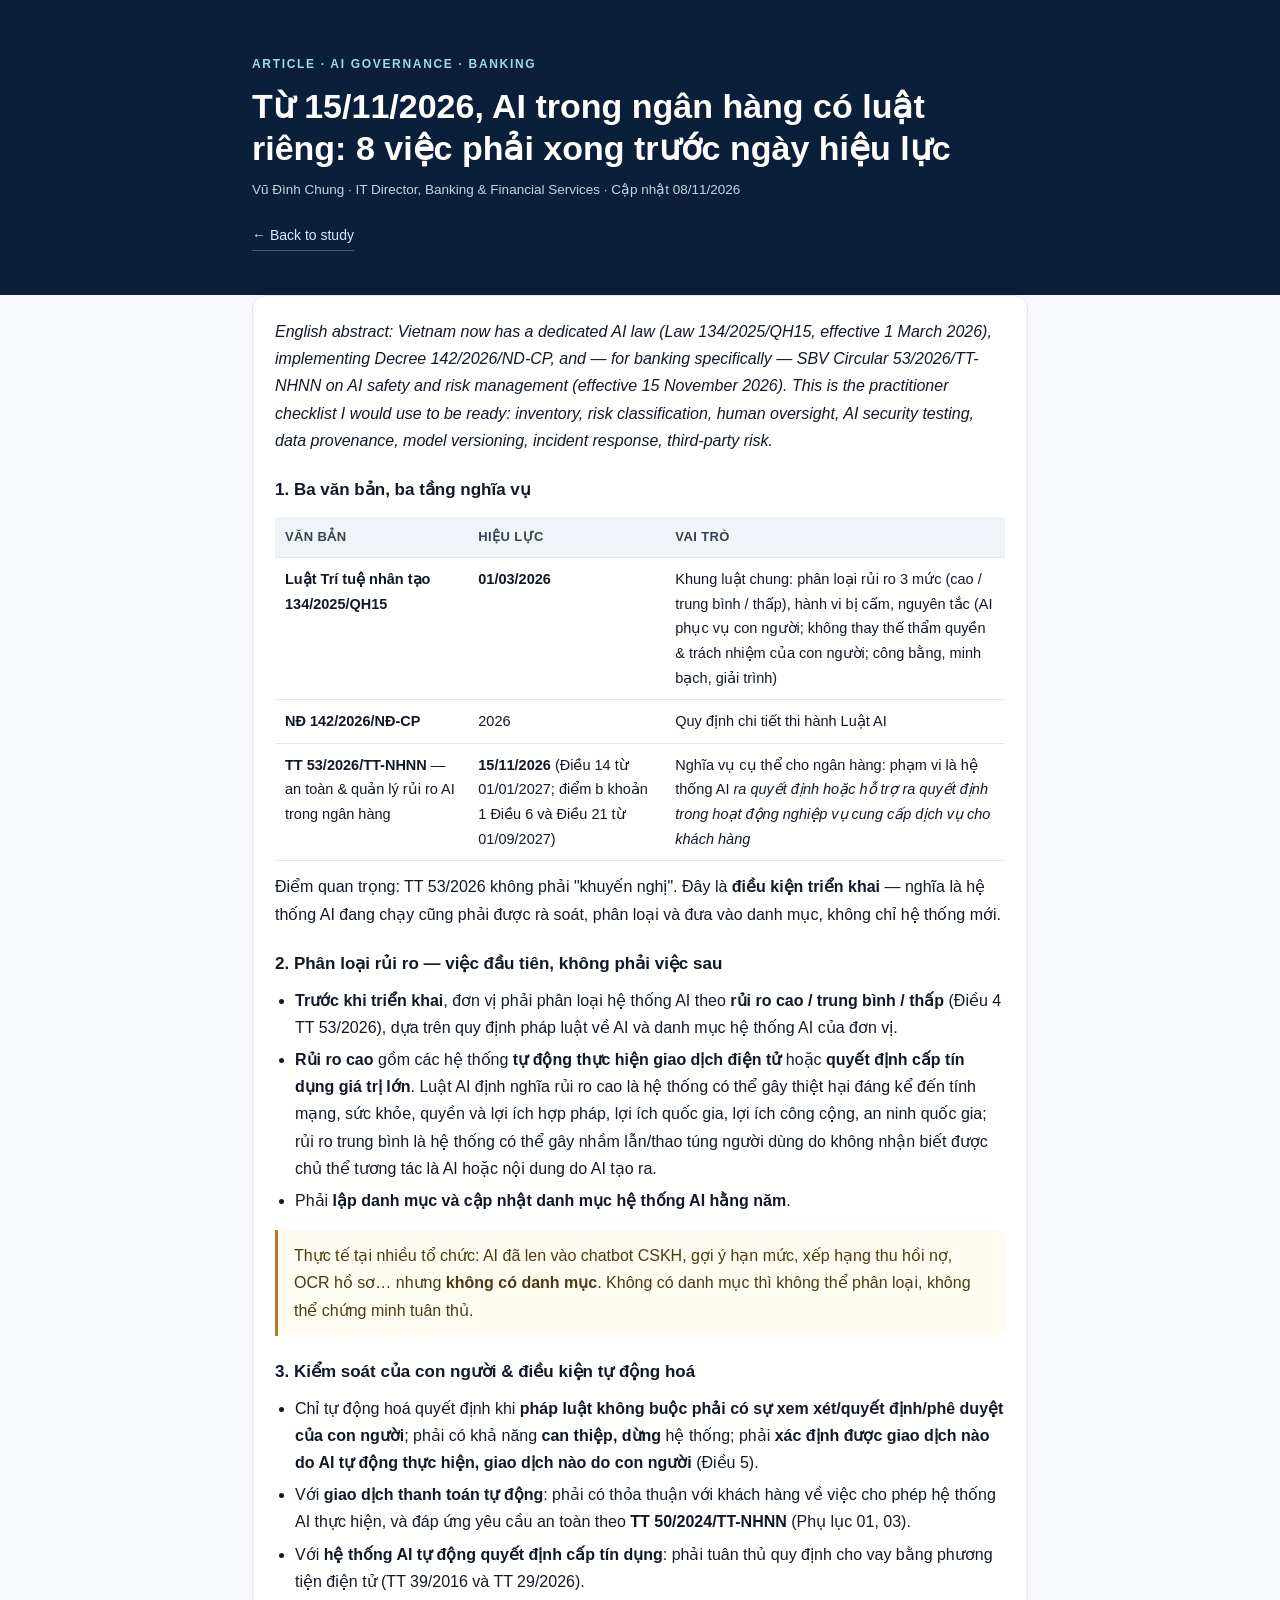
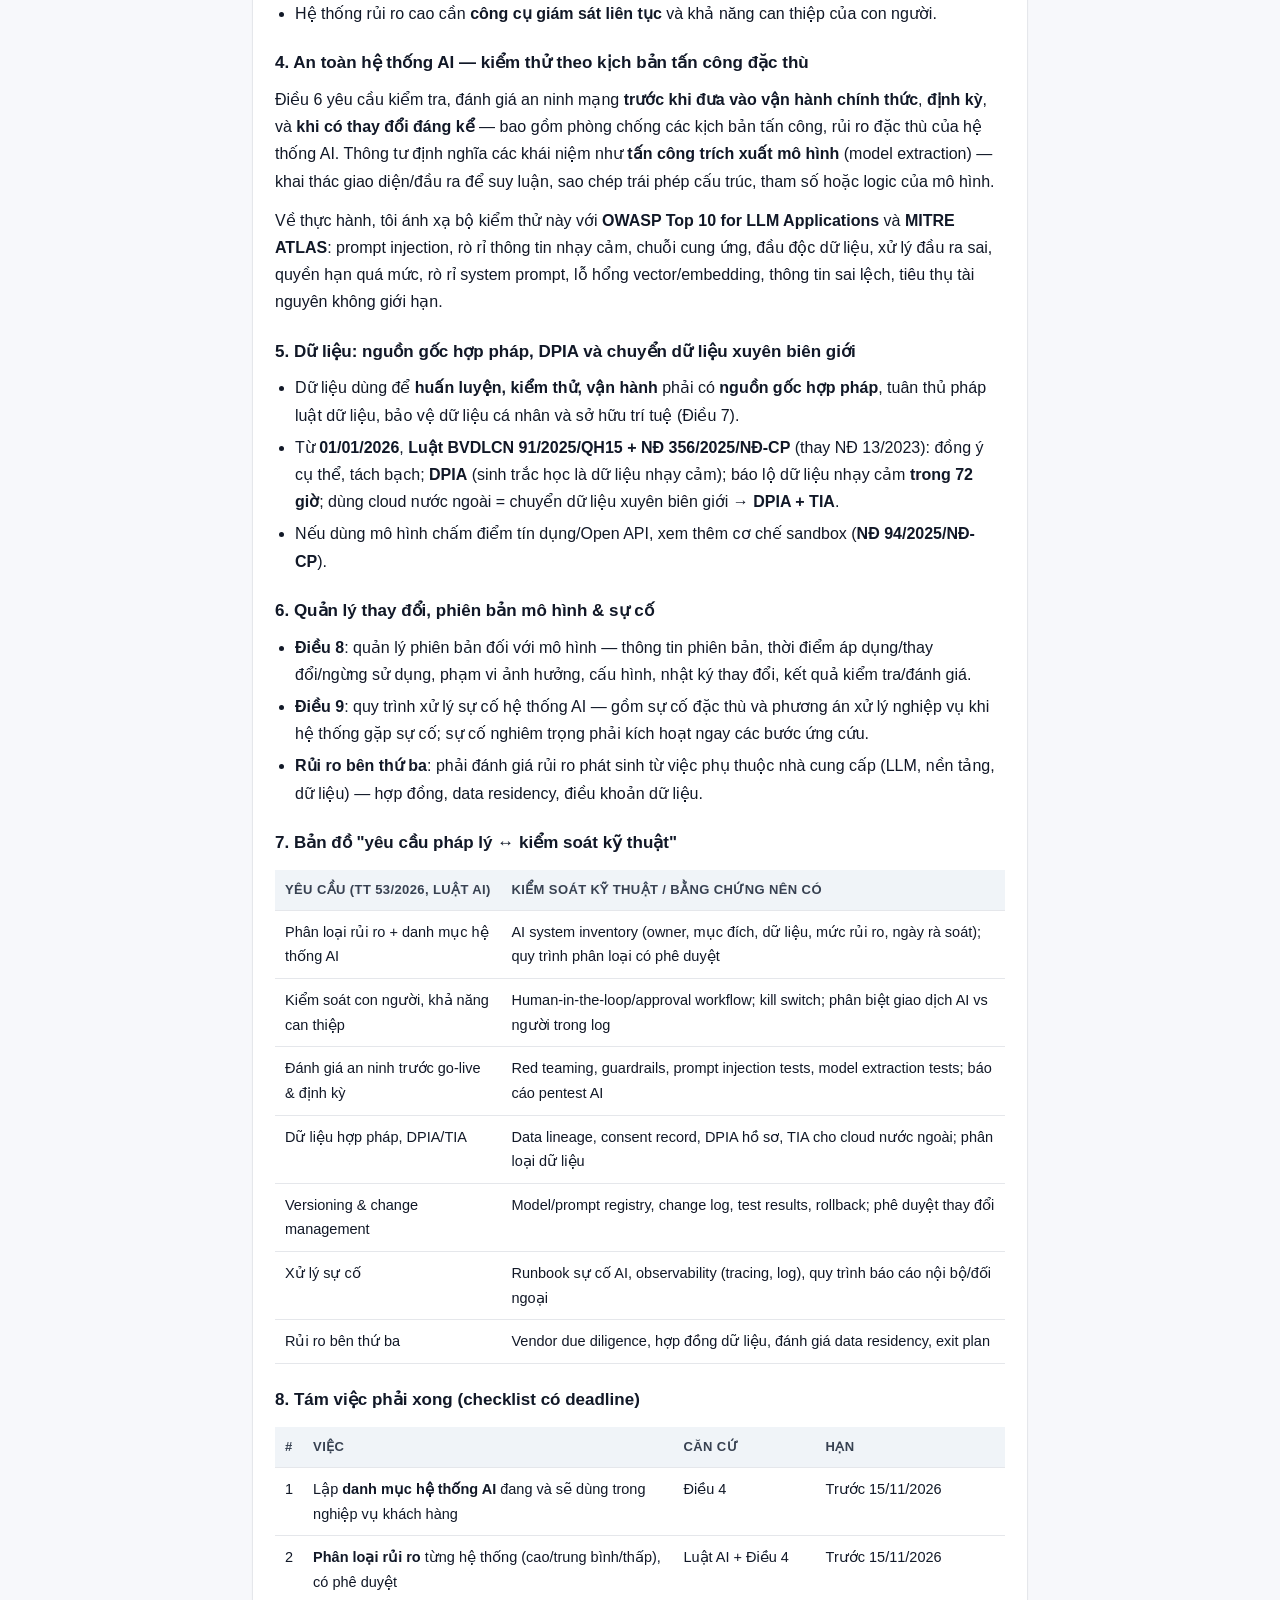
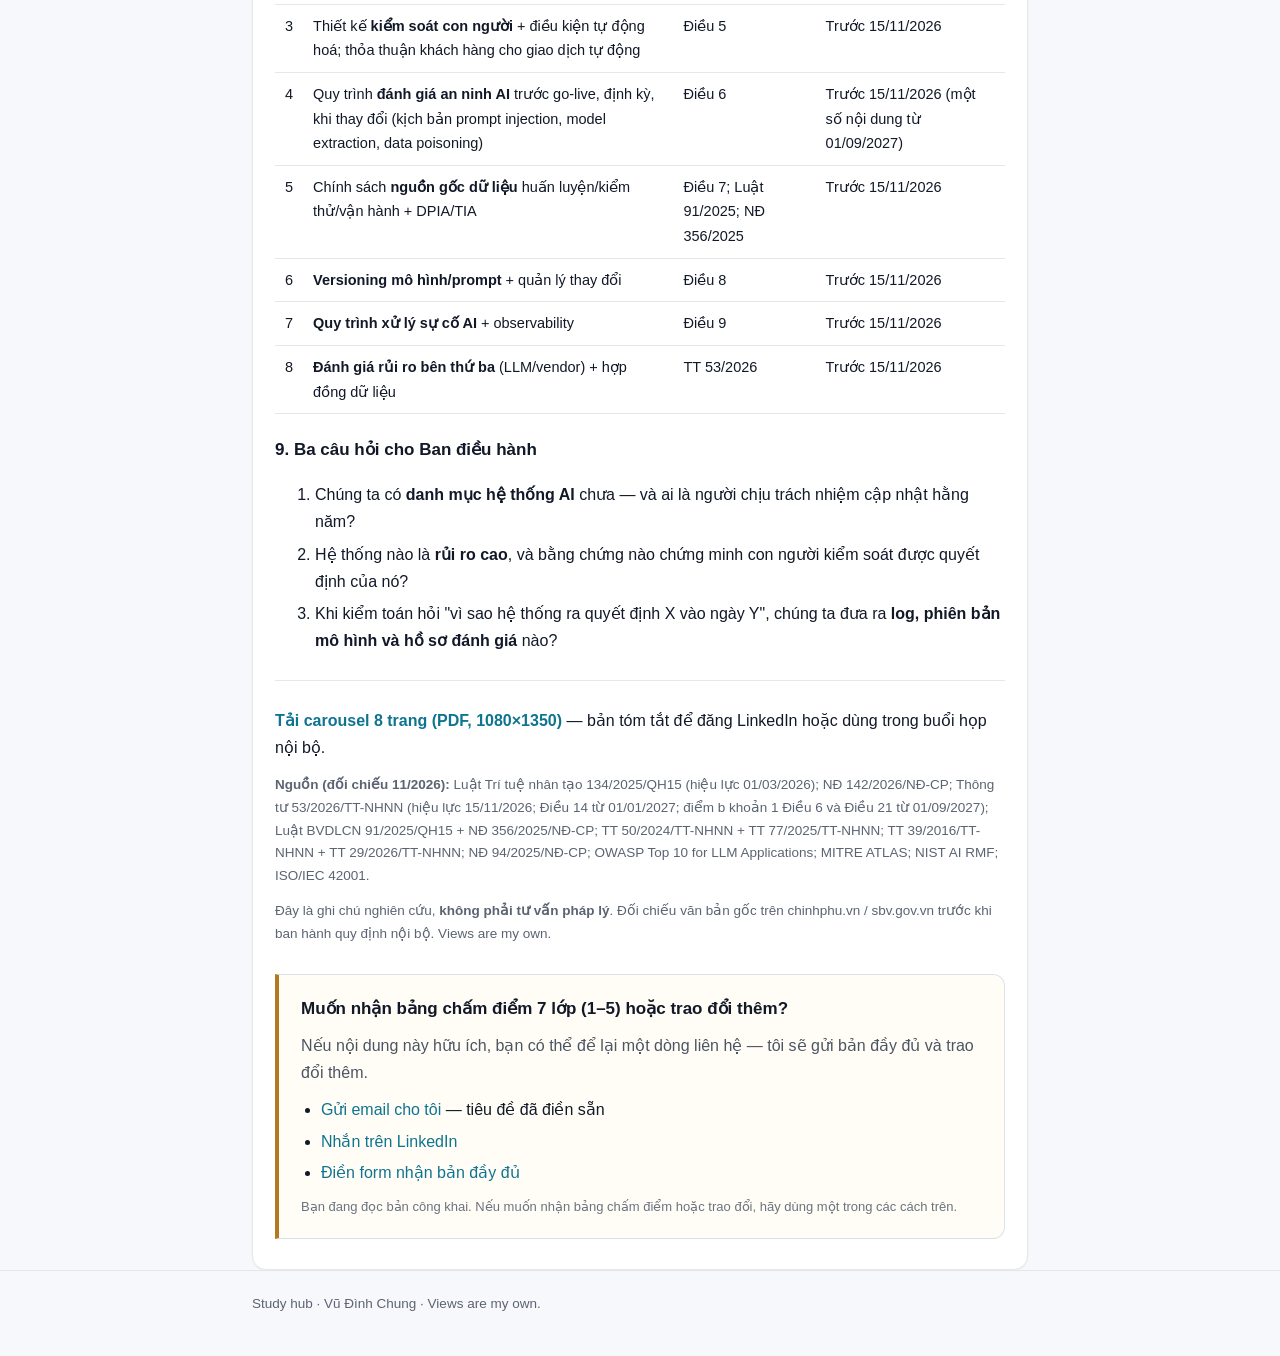
<file: articles/04-ai-law-banking-2026.html>
<!doctype html>
<html lang="vi">
<head>
<meta charset="utf-8">
<meta name="viewport" content="width=device-width, initial-scale=1">
<title>Từ 15/11/2026, AI trong ngân hàng có luật riêng: 8 việc phải xong trước ngày hiệu lực</title>
<meta name="description" content="Luật Trí tuệ nhân tạo 134/2025/QH15, Nghị định 142/2026/NĐ-CP và Thông tư 53/2026/TT-NHNN — phân loại rủi ro AI, kiểm soát con người, kiểm thử an ninh, dữ liệu, versioning và xử lý sự cố trong ngân hàng.">
<link rel="stylesheet" href="../assets/style.css">
<link rel="stylesheet" href="../assets/cta.css">
<script src="../assets/analytics.js" defer></script>
<script src="../assets/cta.js" defer></script>
</head>
<body>
<header class="site">
  <div class="wrap">
    <div class="eyebrow">Article · AI governance · Banking</div>
    <h1>Từ 15/11/2026, AI trong ngân hàng có luật riêng: 8 việc phải xong trước ngày hiệu lực</h1>
    <p class="meta" style="color:#c7d2e0">Vũ Đình Chung · IT Director, Banking &amp; Financial Services · Cập nhật 08/11/2026</p>
    <nav class="top"><a href="../index.html">← Back to study</a></nav>
  </div>
</header>
<main class="wrap">
  <article class="card">
    <p><em>English abstract: Vietnam now has a dedicated AI law (Law 134/2025/QH15, effective 1 March 2026), implementing Decree 142/2026/ND-CP, and — for banking specifically — SBV Circular 53/2026/TT-NHNN on AI safety and risk management (effective 15 November 2026). This is the practitioner checklist I would use to be ready: inventory, risk classification, human oversight, AI security testing, data provenance, model versioning, incident response, third-party risk.</em></p>

    <h3>1. Ba văn bản, ba tầng nghĩa vụ</h3>
    <table>
      <thead><tr><th>Văn bản</th><th>Hiệu lực</th><th>Vai trò</th></tr></thead>
      <tbody>
        <tr><td><strong>Luật Trí tuệ nhân tạo 134/2025/QH15</strong></td><td><strong>01/03/2026</strong></td><td>Khung luật chung: phân loại rủi ro 3 mức (cao / trung bình / thấp), hành vi bị cấm, nguyên tắc (AI phục vụ con người; không thay thế thẩm quyền &amp; trách nhiệm của con người; công bằng, minh bạch, giải trình)</td></tr>
        <tr><td><strong>NĐ 142/2026/NĐ-CP</strong></td><td>2026</td><td>Quy định chi tiết thi hành Luật AI</td></tr>
        <tr><td><strong>TT 53/2026/TT-NHNN</strong> — an toàn &amp; quản lý rủi ro AI trong ngân hàng</td><td><strong>15/11/2026</strong> (Điều 14 từ 01/01/2027; điểm b khoản 1 Điều 6 và Điều 21 từ 01/09/2027)</td><td>Nghĩa vụ cụ thể cho ngân hàng: phạm vi là hệ thống AI <em>ra quyết định hoặc hỗ trợ ra quyết định trong hoạt động nghiệp vụ cung cấp dịch vụ cho khách hàng</em></td></tr>
      </tbody>
    </table>
    <p>Điểm quan trọng: TT 53/2026 không phải "khuyến nghị". Đây là <strong>điều kiện triển khai</strong> — nghĩa là hệ thống AI đang chạy cũng phải được rà soát, phân loại và đưa vào danh mục, không chỉ hệ thống mới.</p>

    <h3>2. Phân loại rủi ro — việc đầu tiên, không phải việc sau</h3>
    <ul>
      <li><strong>Trước khi triển khai</strong>, đơn vị phải phân loại hệ thống AI theo <strong>rủi ro cao / trung bình / thấp</strong> (Điều 4 TT 53/2026), dựa trên quy định pháp luật về AI và danh mục hệ thống AI của đơn vị.</li>
      <li><strong>Rủi ro cao</strong> gồm các hệ thống <strong>tự động thực hiện giao dịch điện tử</strong> hoặc <strong>quyết định cấp tín dụng giá trị lớn</strong>. Luật AI định nghĩa rủi ro cao là hệ thống có thể gây thiệt hại đáng kể đến tính mạng, sức khỏe, quyền và lợi ích hợp pháp, lợi ích quốc gia, lợi ích công cộng, an ninh quốc gia; rủi ro trung bình là hệ thống có thể gây nhầm lẫn/thao túng người dùng do không nhận biết được chủ thể tương tác là AI hoặc nội dung do AI tạo ra.</li>
      <li>Phải <strong>lập danh mục và cập nhật danh mục hệ thống AI hằng năm</strong>.</li>
    </ul>
    <blockquote>Thực tế tại nhiều tổ chức: AI đã len vào chatbot CSKH, gợi ý hạn mức, xếp hạng thu hồi nợ, OCR hồ sơ… nhưng <strong>không có danh mục</strong>. Không có danh mục thì không thể phân loại, không thể chứng minh tuân thủ.</blockquote>

    <h3>3. Kiểm soát của con người &amp; điều kiện tự động hoá</h3>
    <ul>
      <li>Chỉ tự động hoá quyết định khi <strong>pháp luật không buộc phải có sự xem xét/quyết định/phê duyệt của con người</strong>; phải có khả năng <strong>can thiệp, dừng</strong> hệ thống; phải <strong>xác định được giao dịch nào do AI tự động thực hiện, giao dịch nào do con người</strong> (Điều 5).</li>
      <li>Với <strong>giao dịch thanh toán tự động</strong>: phải có thỏa thuận với khách hàng về việc cho phép hệ thống AI thực hiện, và đáp ứng yêu cầu an toàn theo <strong>TT 50/2024/TT-NHNN</strong> (Phụ lục 01, 03).</li>
      <li>Với <strong>hệ thống AI tự động quyết định cấp tín dụng</strong>: phải tuân thủ quy định cho vay bằng phương tiện điện tử (TT 39/2016 và TT 29/2026).</li>
      <li>Hệ thống rủi ro cao cần <strong>công cụ giám sát liên tục</strong> và khả năng can thiệp của con người.</li>
    </ul>

    <h3>4. An toàn hệ thống AI — kiểm thử theo kịch bản tấn công đặc thù</h3>
    <p>Điều 6 yêu cầu kiểm tra, đánh giá an ninh mạng <strong>trước khi đưa vào vận hành chính thức</strong>, <strong>định kỳ</strong>, và <strong>khi có thay đổi đáng kể</strong> — bao gồm phòng chống các kịch bản tấn công, rủi ro đặc thù của hệ thống AI. Thông tư định nghĩa các khái niệm như <strong>tấn công trích xuất mô hình</strong> (model extraction) — khai thác giao diện/đầu ra để suy luận, sao chép trái phép cấu trúc, tham số hoặc logic của mô hình.</p>
    <p>Về thực hành, tôi ánh xạ bộ kiểm thử này với <strong>OWASP Top 10 for LLM Applications</strong> và <strong>MITRE ATLAS</strong>: prompt injection, rò rỉ thông tin nhạy cảm, chuỗi cung ứng, đầu độc dữ liệu, xử lý đầu ra sai, quyền hạn quá mức, rò rỉ system prompt, lỗ hổng vector/embedding, thông tin sai lệch, tiêu thụ tài nguyên không giới hạn.</p>

    <h3>5. Dữ liệu: nguồn gốc hợp pháp, DPIA và chuyển dữ liệu xuyên biên giới</h3>
    <ul>
      <li>Dữ liệu dùng để <strong>huấn luyện, kiểm thử, vận hành</strong> phải có <strong>nguồn gốc hợp pháp</strong>, tuân thủ pháp luật dữ liệu, bảo vệ dữ liệu cá nhân và sở hữu trí tuệ (Điều 7).</li>
      <li>Từ <strong>01/01/2026</strong>, <strong>Luật BVDLCN 91/2025/QH15 + NĐ 356/2025/NĐ-CP</strong> (thay NĐ 13/2023): đồng ý cụ thể, tách bạch; <strong>DPIA</strong> (sinh trắc học là dữ liệu nhạy cảm); báo lộ dữ liệu nhạy cảm <strong>trong 72 giờ</strong>; dùng cloud nước ngoài = chuyển dữ liệu xuyên biên giới → <strong>DPIA + TIA</strong>.</li>
      <li>Nếu dùng mô hình chấm điểm tín dụng/Open API, xem thêm cơ chế sandbox (<strong>NĐ 94/2025/NĐ-CP</strong>).</li>
    </ul>

    <h3>6. Quản lý thay đổi, phiên bản mô hình &amp; sự cố</h3>
    <ul>
      <li><strong>Điều 8</strong>: quản lý phiên bản đối với mô hình — thông tin phiên bản, thời điểm áp dụng/thay đổi/ngừng sử dụng, phạm vi ảnh hưởng, cấu hình, nhật ký thay đổi, kết quả kiểm tra/đánh giá.</li>
      <li><strong>Điều 9</strong>: quy trình xử lý sự cố hệ thống AI — gồm sự cố đặc thù và phương án xử lý nghiệp vụ khi hệ thống gặp sự cố; sự cố nghiêm trọng phải kích hoạt ngay các bước ứng cứu.</li>
      <li><strong>Rủi ro bên thứ ba</strong>: phải đánh giá rủi ro phát sinh từ việc phụ thuộc nhà cung cấp (LLM, nền tảng, dữ liệu) — hợp đồng, data residency, điều khoản dữ liệu.</li>
    </ul>

    <h3>7. Bản đồ "yêu cầu pháp lý ↔ kiểm soát kỹ thuật"</h3>
    <table>
      <thead><tr><th>Yêu cầu (TT 53/2026, Luật AI)</th><th>Kiểm soát kỹ thuật / bằng chứng nên có</th></tr></thead>
      <tbody>
        <tr><td>Phân loại rủi ro + danh mục hệ thống AI</td><td>AI system inventory (owner, mục đích, dữ liệu, mức rủi ro, ngày rà soát); quy trình phân loại có phê duyệt</td></tr>
        <tr><td>Kiểm soát con người, khả năng can thiệp</td><td>Human-in-the-loop/approval workflow; kill switch; phân biệt giao dịch AI vs người trong log</td></tr>
        <tr><td>Đánh giá an ninh trước go-live &amp; định kỳ</td><td>Red teaming, guardrails, prompt injection tests, model extraction tests; báo cáo pentest AI</td></tr>
        <tr><td>Dữ liệu hợp pháp, DPIA/TIA</td><td>Data lineage, consent record, DPIA hồ sơ, TIA cho cloud nước ngoài; phân loại dữ liệu</td></tr>
        <tr><td>Versioning &amp; change management</td><td>Model/prompt registry, change log, test results, rollback; phê duyệt thay đổi</td></tr>
        <tr><td>Xử lý sự cố</td><td>Runbook sự cố AI, observability (tracing, log), quy trình báo cáo nội bộ/đối ngoại</td></tr>
        <tr><td>Rủi ro bên thứ ba</td><td>Vendor due diligence, hợp đồng dữ liệu, đánh giá data residency, exit plan</td></tr>
      </tbody>
    </table>

    <h3>8. Tám việc phải xong (checklist có deadline)</h3>
    <table>
      <thead><tr><th>#</th><th>Việc</th><th>Căn cứ</th><th>Hạn</th></tr></thead>
      <tbody>
        <tr><td>1</td><td>Lập <strong>danh mục hệ thống AI</strong> đang và sẽ dùng trong nghiệp vụ khách hàng</td><td>Điều 4</td><td>Trước 15/11/2026</td></tr>
        <tr><td>2</td><td><strong>Phân loại rủi ro</strong> từng hệ thống (cao/trung bình/thấp), có phê duyệt</td><td>Luật AI + Điều 4</td><td>Trước 15/11/2026</td></tr>
        <tr><td>3</td><td>Thiết kế <strong>kiểm soát con người</strong> + điều kiện tự động hoá; thỏa thuận khách hàng cho giao dịch tự động</td><td>Điều 5</td><td>Trước 15/11/2026</td></tr>
        <tr><td>4</td><td>Quy trình <strong>đánh giá an ninh AI</strong> trước go-live, định kỳ, khi thay đổi (kịch bản prompt injection, model extraction, data poisoning)</td><td>Điều 6</td><td>Trước 15/11/2026 (một số nội dung từ 01/09/2027)</td></tr>
        <tr><td>5</td><td>Chính sách <strong>nguồn gốc dữ liệu</strong> huấn luyện/kiểm thử/vận hành + DPIA/TIA</td><td>Điều 7; Luật 91/2025; NĐ 356/2025</td><td>Trước 15/11/2026</td></tr>
        <tr><td>6</td><td><strong>Versioning mô hình/prompt</strong> + quản lý thay đổi</td><td>Điều 8</td><td>Trước 15/11/2026</td></tr>
        <tr><td>7</td><td><strong>Quy trình xử lý sự cố AI</strong> + observability</td><td>Điều 9</td><td>Trước 15/11/2026</td></tr>
        <tr><td>8</td><td><strong>Đánh giá rủi ro bên thứ ba</strong> (LLM/vendor) + hợp đồng dữ liệu</td><td>TT 53/2026</td><td>Trước 15/11/2026</td></tr>
      </tbody>
    </table>

    <h3>9. Ba câu hỏi cho Ban điều hành</h3>
    <ol>
      <li>Chúng ta có <strong>danh mục hệ thống AI</strong> chưa — và ai là người chịu trách nhiệm cập nhật hằng năm?</li>
      <li>Hệ thống nào là <strong>rủi ro cao</strong>, và bằng chứng nào chứng minh con người kiểm soát được quyết định của nó?</li>
      <li>Khi kiểm toán hỏi "vì sao hệ thống ra quyết định X vào ngày Y", chúng ta đưa ra <strong>log, phiên bản mô hình và hồ sơ đánh giá</strong> nào?</li>
    </ol>

    <hr>
    <p><a href="../assets/AI_Banking_Law_2026_Carousel.pdf"><strong>Tải carousel 8 trang (PDF, 1080×1350)</strong></a> — bản tóm tắt để đăng LinkedIn hoặc dùng trong buổi họp nội bộ.</p>
    <p class="meta"><strong>Nguồn (đối chiếu 11/2026):</strong> Luật Trí tuệ nhân tạo 134/2025/QH15 (hiệu lực 01/03/2026); NĐ 142/2026/NĐ-CP; Thông tư 53/2026/TT-NHNN (hiệu lực 15/11/2026; Điều 14 từ 01/01/2027; điểm b khoản 1 Điều 6 và Điều 21 từ 01/09/2027); Luật BVDLCN 91/2025/QH15 + NĐ 356/2025/NĐ-CP; TT 50/2024/TT-NHNN + TT 77/2025/TT-NHNN; TT 39/2016/TT-NHNN + TT 29/2026/TT-NHNN; NĐ 94/2025/NĐ-CP; OWASP Top 10 for LLM Applications; MITRE ATLAS; NIST AI RMF; ISO/IEC 42001.</p>
    <p class="meta">Đây là ghi chú nghiên cứu, <strong>không phải tư vấn pháp lý</strong>. Đối chiếu văn bản gốc trên chinhphu.vn / sbv.gov.vn trước khi ban hành quy định nội bộ. Views are my own.</p>
    <div class="cta-box">
      <h3>Muốn nhận bảng chấm điểm 7 lớp (1–5) hoặc trao đổi thêm?</h3>
      <p>Nếu nội dung này hữu ích, bạn có thể để lại một dòng liên hệ — tôi sẽ gửi bản đầy đủ và trao đổi thêm.</p>
      <ul>
        <li><a href="mailto:dinhchung82@gmail.com?subject=Study%20hub%20-%20b%E1%BA%A3ng%20ch%E1%BA%A5m%20%C4%91i%E1%BB%83m%207%20l%E1%BB%9Bp&body=Ch%C3%A0o%20anh%20Chung%2C%20em%20mu%E1%BB%91n%20nh%E1%BA%ADn%20b%E1%BA%A3ng%20ch%E1%BA%A5m%20%C4%91i%E1%BB%83m%20v%C3%A0%20trao%20%C4%91%E1%BB%95i%20th%C3%AAm.">Gửi email cho tôi</a> — tiêu đề đã điền sẵn</li>
        <li><a href="https://www.linkedin.com/in/vudinhchung">Nhắn trên LinkedIn</a></li>
        <li data-study-form style="display:none"></li>
      </ul>
      <span class="hint">Bạn đang đọc bản công khai. Nếu muốn nhận bảng chấm điểm hoặc trao đổi, hãy dùng một trong các cách trên.</span>
    </div>
  </article>
</main>
<footer class="site"><div class="wrap">Study hub · Vũ Đình Chung · Views are my own.</div></footer>
</body>
</html>
</file>
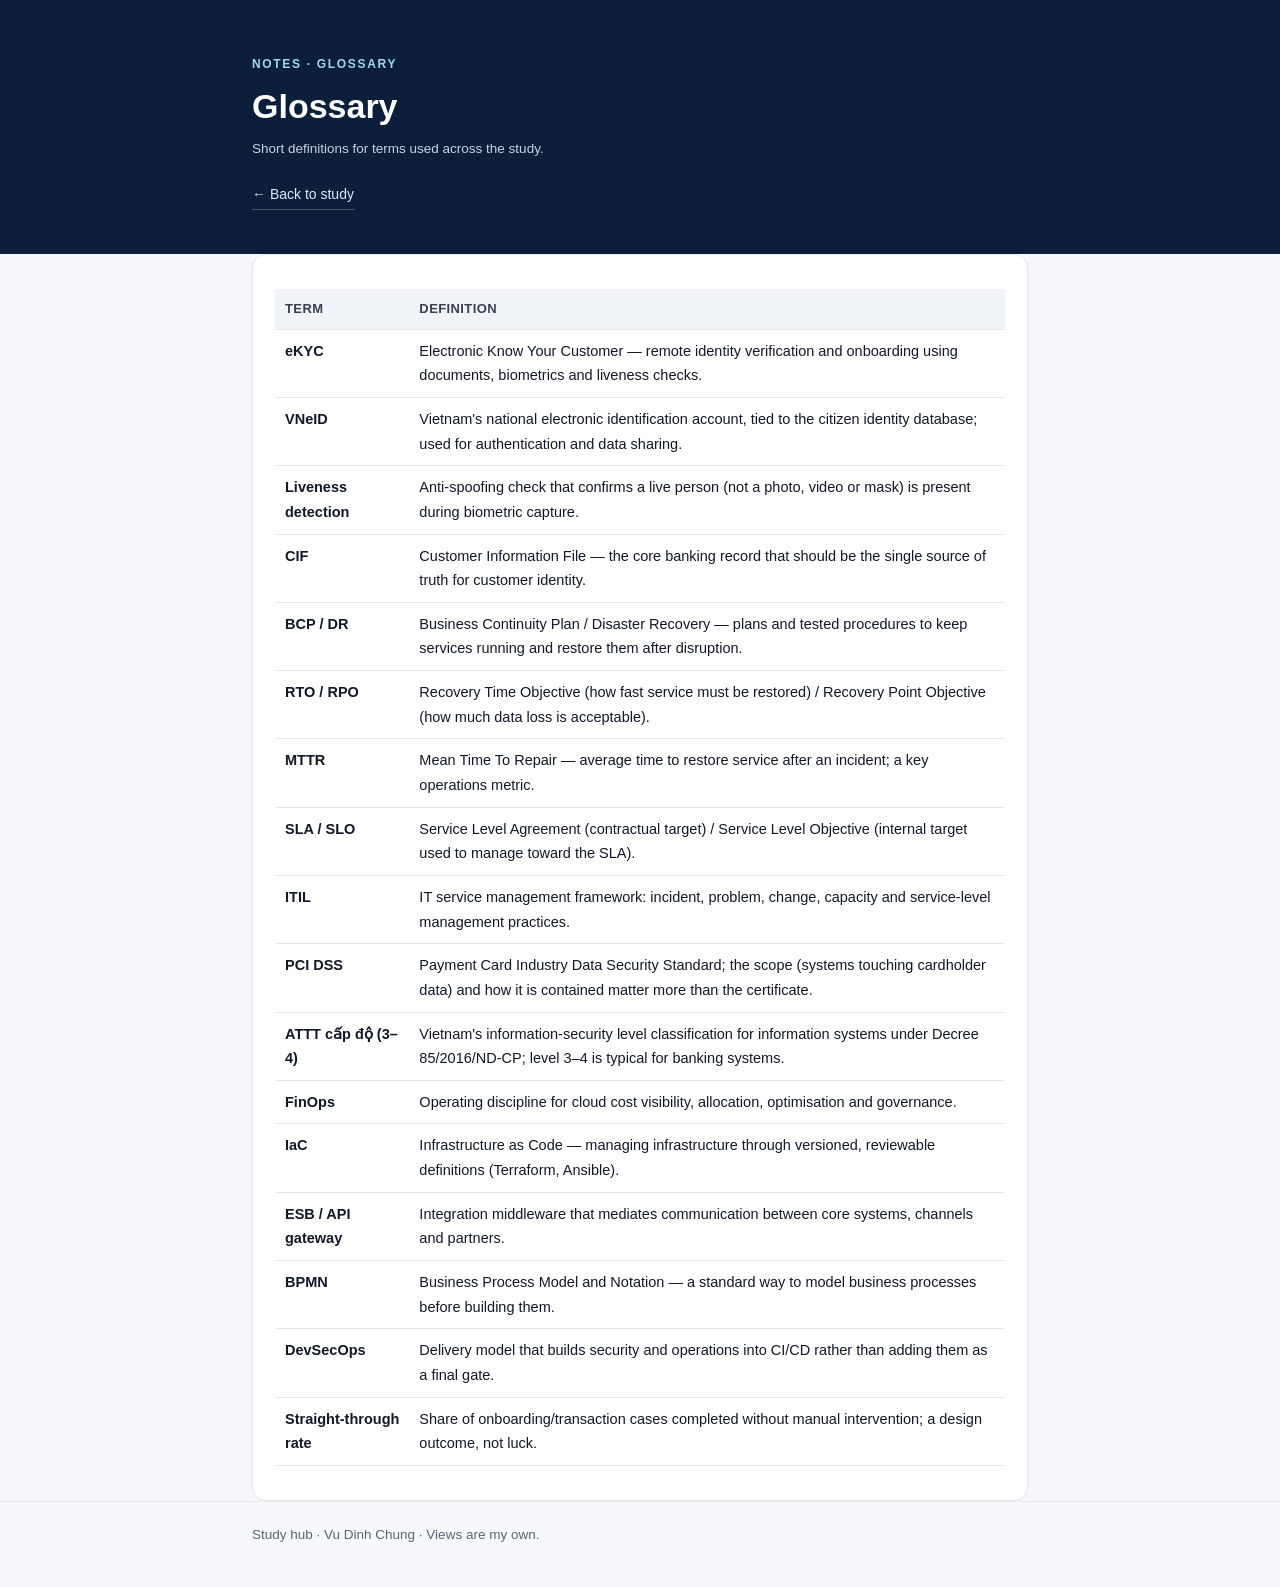
<file: notes/glossary.html>
<!doctype html>
<html lang="en">
<head>
<meta charset="utf-8">
<meta name="viewport" content="width=device-width, initial-scale=1">
<title>Glossary — Study</title>
<meta name="description" content="Glossary of identity, payments, operations and IT governance terms used in this study.">
<link rel="stylesheet" href="../assets/style.css">
<link rel="stylesheet" href="../assets/cta.css">
<script src="../assets/analytics.js" defer></script>
<script src="../assets/cta.js" defer></script>
</head>
<body>
<header class="site">
  <div class="wrap">
    <div class="eyebrow">Notes · Glossary</div>
    <h1>Glossary</h1>
    <p class="meta" style="color:#c7d2e0">Short definitions for terms used across the study.</p>
    <nav class="top"><a href="../index.html">← Back to study</a></nav>
  </div>
</header>
<main class="wrap">
  <div class="card">
    <table>
      <thead><tr><th>Term</th><th>Definition</th></tr></thead>
      <tbody>
        <tr><td><strong>eKYC</strong></td><td>Electronic Know Your Customer — remote identity verification and onboarding using documents, biometrics and liveness checks.</td></tr>
        <tr><td><strong>VNeID</strong></td><td>Vietnam's national electronic identification account, tied to the citizen identity database; used for authentication and data sharing.</td></tr>
        <tr><td><strong>Liveness detection</strong></td><td>Anti-spoofing check that confirms a live person (not a photo, video or mask) is present during biometric capture.</td></tr>
        <tr><td><strong>CIF</strong></td><td>Customer Information File — the core banking record that should be the single source of truth for customer identity.</td></tr>
        <tr><td><strong>BCP / DR</strong></td><td>Business Continuity Plan / Disaster Recovery — plans and tested procedures to keep services running and restore them after disruption.</td></tr>
        <tr><td><strong>RTO / RPO</strong></td><td>Recovery Time Objective (how fast service must be restored) / Recovery Point Objective (how much data loss is acceptable).</td></tr>
        <tr><td><strong>MTTR</strong></td><td>Mean Time To Repair — average time to restore service after an incident; a key operations metric.</td></tr>
        <tr><td><strong>SLA / SLO</strong></td><td>Service Level Agreement (contractual target) / Service Level Objective (internal target used to manage toward the SLA).</td></tr>
        <tr><td><strong>ITIL</strong></td><td>IT service management framework: incident, problem, change, capacity and service-level management practices.</td></tr>
        <tr><td><strong>PCI DSS</strong></td><td>Payment Card Industry Data Security Standard; the scope (systems touching cardholder data) and how it is contained matter more than the certificate.</td></tr>
        <tr><td><strong>ATTT cấp độ (3–4)</strong></td><td>Vietnam's information-security level classification for information systems under Decree 85/2016/ND-CP; level 3–4 is typical for banking systems.</td></tr>
        <tr><td><strong>FinOps</strong></td><td>Operating discipline for cloud cost visibility, allocation, optimisation and governance.</td></tr>
        <tr><td><strong>IaC</strong></td><td>Infrastructure as Code — managing infrastructure through versioned, reviewable definitions (Terraform, Ansible).</td></tr>
        <tr><td><strong>ESB / API gateway</strong></td><td>Integration middleware that mediates communication between core systems, channels and partners.</td></tr>
        <tr><td><strong>BPMN</strong></td><td>Business Process Model and Notation — a standard way to model business processes before building them.</td></tr>
        <tr><td><strong>DevSecOps</strong></td><td>Delivery model that builds security and operations into CI/CD rather than adding them as a final gate.</td></tr>
        <tr><td><strong>Straight-through rate</strong></td><td>Share of onboarding/transaction cases completed without manual intervention; a design outcome, not luck.</td></tr>
      </tbody>
    </table>
  </div>
</main>
<footer class="site"><div class="wrap">Study hub · Vu Dinh Chung · Views are my own.</div></footer>
</body>
</html>
</file>
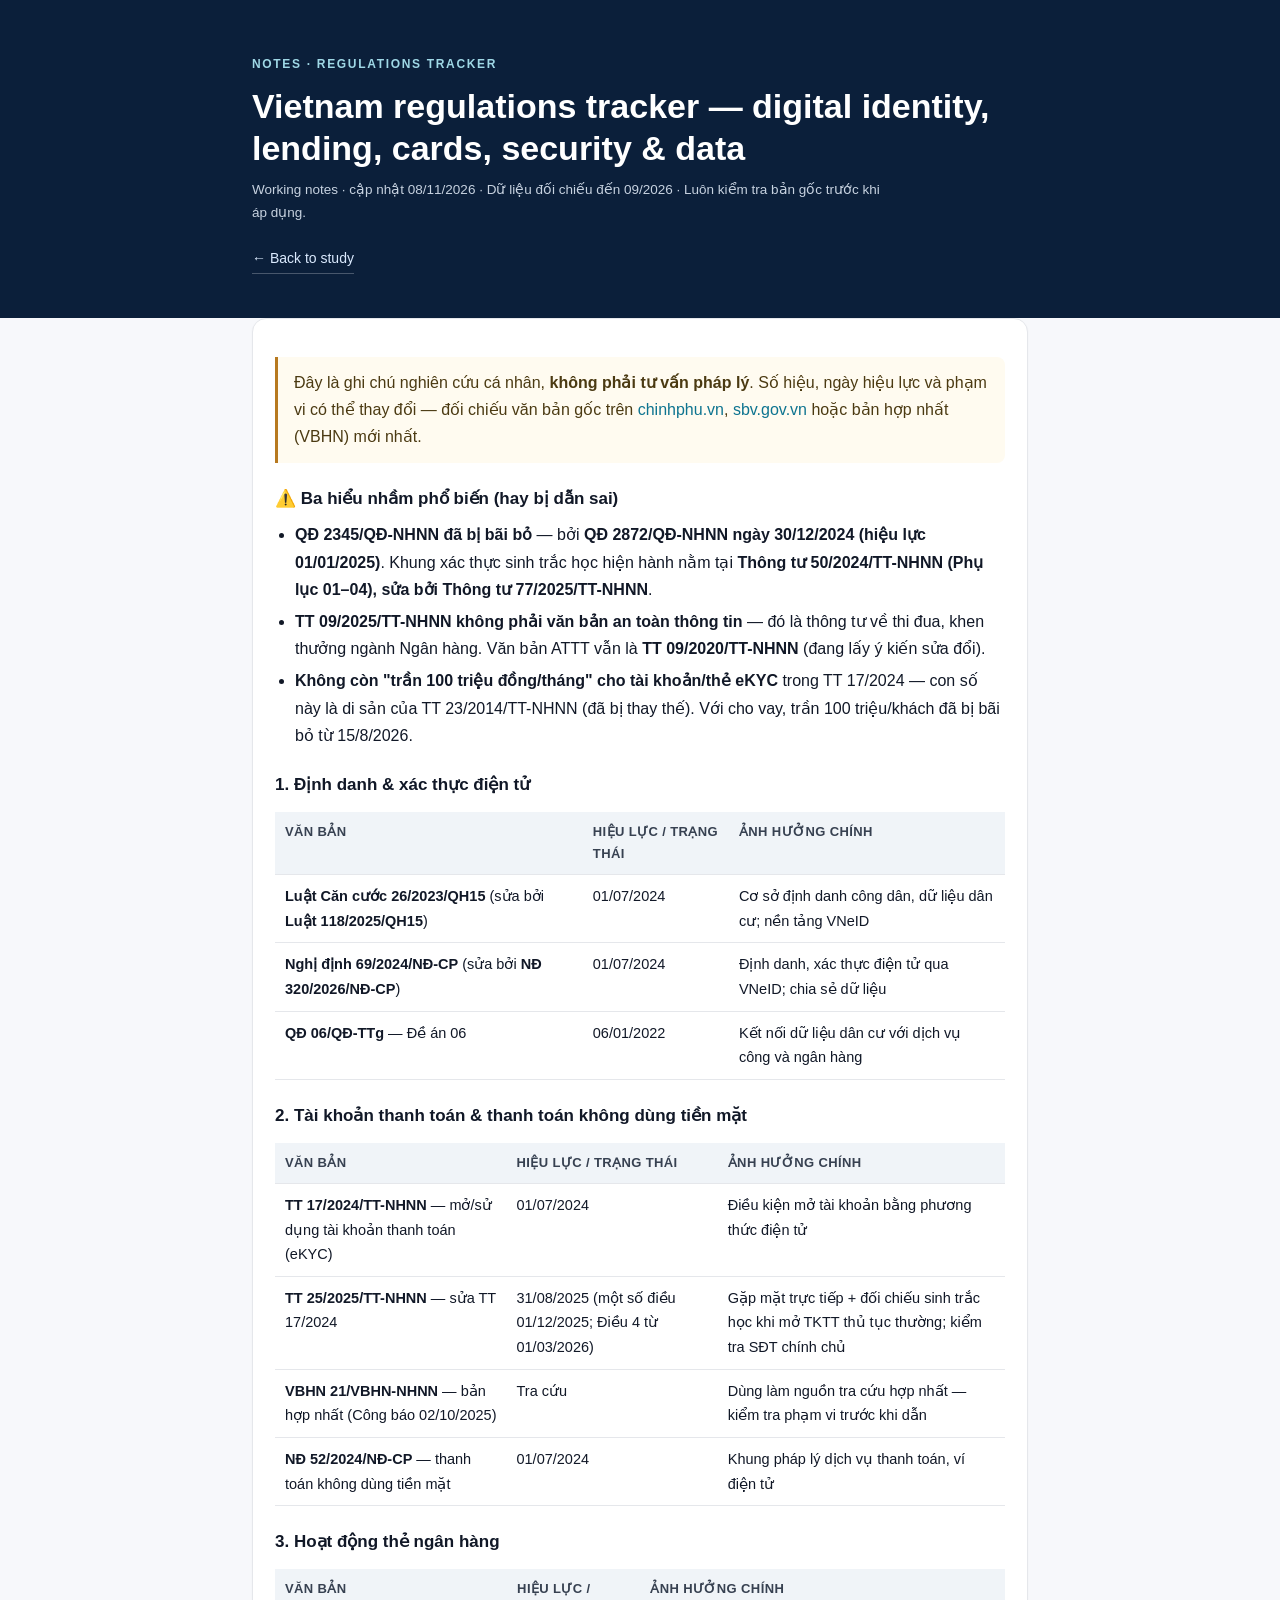
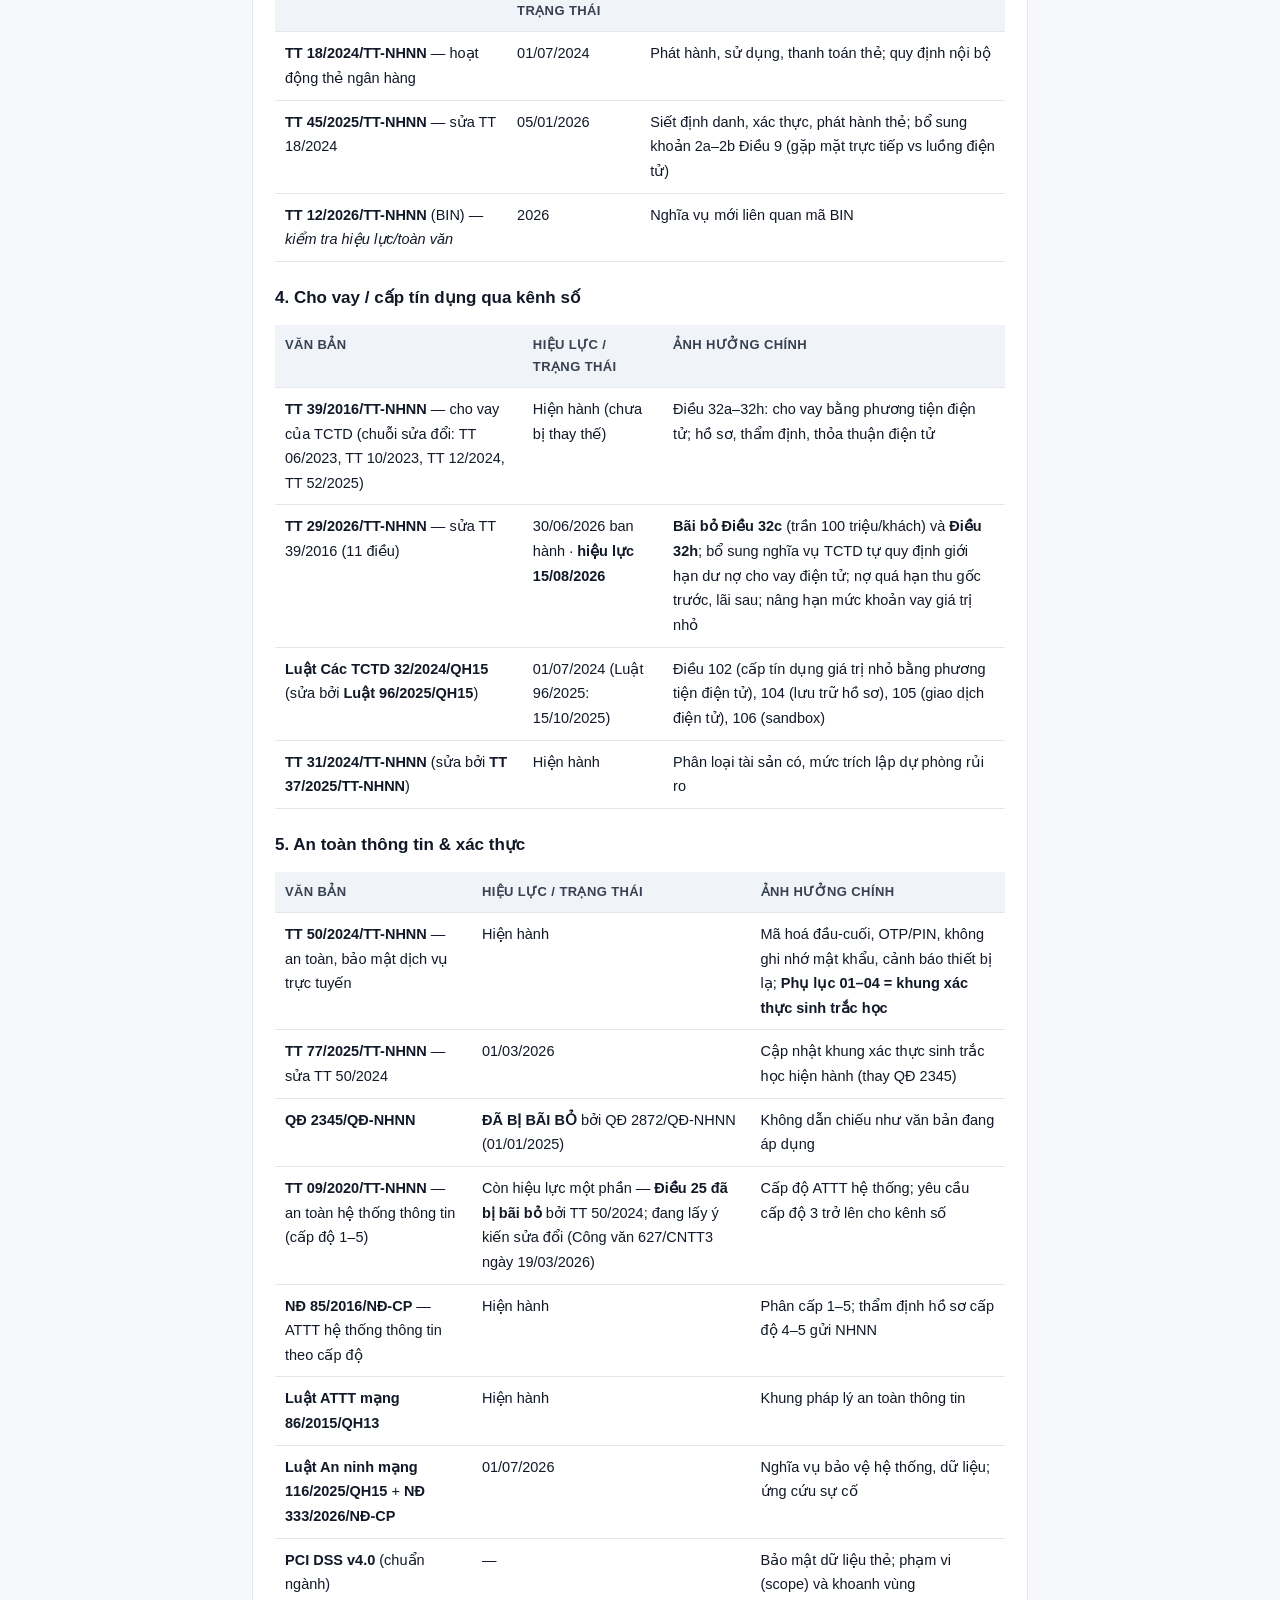
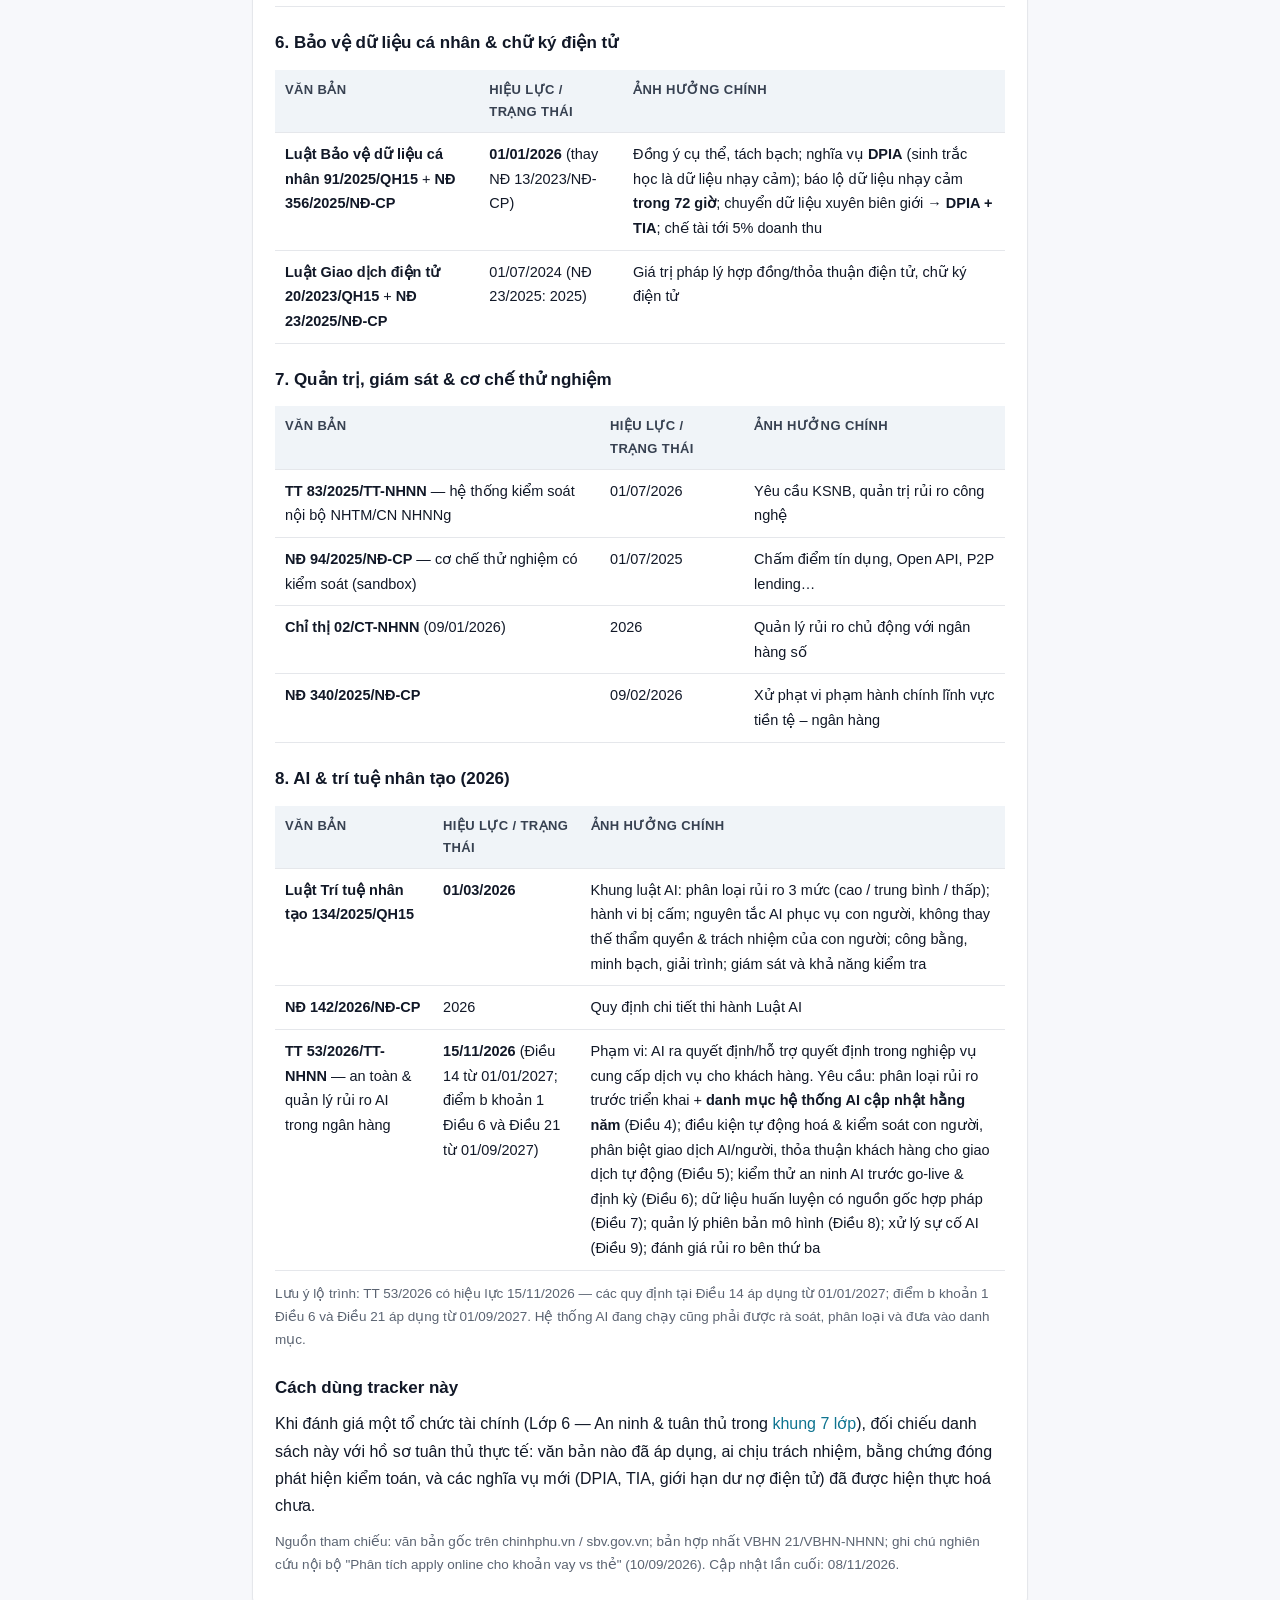
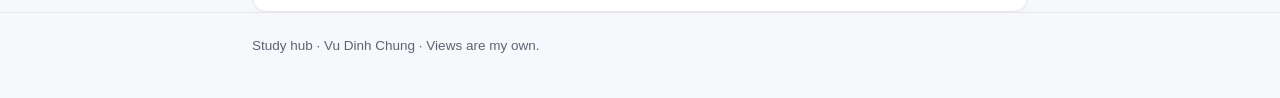
<file: notes/vn-regulations-tracker.html>
<!doctype html>
<html lang="vi">
<head>
<meta charset="utf-8">
<meta name="viewport" content="width=device-width, initial-scale=1">
<title>Vietnam Regulations Tracker — Study</title>
<meta name="description" content="Bảng theo dõi văn bản pháp luật Việt Nam về định danh số, eKYC, thẻ, cho vay số, an toàn thông tin và bảo vệ dữ liệu cá nhân — cập nhật 2026.">
<link rel="stylesheet" href="../assets/style.css">
<link rel="stylesheet" href="../assets/cta.css">
<script src="../assets/analytics.js" defer></script>
<script src="../assets/cta.js" defer></script>
</head>
<body>
<header class="site">
  <div class="wrap">
    <div class="eyebrow">Notes · Regulations tracker</div>
    <h1>Vietnam regulations tracker — digital identity, lending, cards, security &amp; data</h1>
    <p class="meta" style="color:#c7d2e0">Working notes · cập nhật 08/11/2026 · Dữ liệu đối chiếu đến 09/2026 · Luôn kiểm tra bản gốc trước khi áp dụng.</p>
    <nav class="top"><a href="../index.html">← Back to study</a></nav>
  </div>
</header>
<main class="wrap">
  <div class="card">
    <blockquote>Đây là ghi chú nghiên cứu cá nhân, <strong>không phải tư vấn pháp lý</strong>. Số hiệu, ngày hiệu lực và phạm vi có thể thay đổi — đối chiếu văn bản gốc trên <a href="https://chinhphu.vn">chinhphu.vn</a>, <a href="https://www.sbv.gov.vn">sbv.gov.vn</a> hoặc bản hợp nhất (VBHN) mới nhất.</blockquote>

    <h3>⚠️ Ba hiểu nhầm phổ biến (hay bị dẫn sai)</h3>
    <ul>
      <li><strong>QĐ 2345/QĐ-NHNN đã bị bãi bỏ</strong> — bởi <strong>QĐ 2872/QĐ-NHNN ngày 30/12/2024 (hiệu lực 01/01/2025)</strong>. Khung xác thực sinh trắc học hiện hành nằm tại <strong>Thông tư 50/2024/TT-NHNN (Phụ lục 01–04), sửa bởi Thông tư 77/2025/TT-NHNN</strong>.</li>
      <li><strong>TT 09/2025/TT-NHNN không phải văn bản an toàn thông tin</strong> — đó là thông tư về thi đua, khen thưởng ngành Ngân hàng. Văn bản ATTT vẫn là <strong>TT 09/2020/TT-NHNN</strong> (đang lấy ý kiến sửa đổi).</li>
      <li><strong>Không còn "trần 100 triệu đồng/tháng" cho tài khoản/thẻ eKYC</strong> trong TT 17/2024 — con số này là di sản của TT 23/2014/TT-NHNN (đã bị thay thế). Với cho vay, trần 100 triệu/khách đã bị bãi bỏ từ 15/8/2026.</li>
    </ul>

    <h3>1. Định danh &amp; xác thực điện tử</h3>
    <table>
      <thead><tr><th>Văn bản</th><th>Hiệu lực / trạng thái</th><th>Ảnh hưởng chính</th></tr></thead>
      <tbody>
        <tr><td><strong>Luật Căn cước 26/2023/QH15</strong> (sửa bởi <strong>Luật 118/2025/QH15</strong>)</td><td>01/07/2024</td><td>Cơ sở định danh công dân, dữ liệu dân cư; nền tảng VNeID</td></tr>
        <tr><td><strong>Nghị định 69/2024/NĐ-CP</strong> (sửa bởi <strong>NĐ 320/2026/NĐ-CP</strong>)</td><td>01/07/2024</td><td>Định danh, xác thực điện tử qua VNeID; chia sẻ dữ liệu</td></tr>
        <tr><td><strong>QĐ 06/QĐ-TTg</strong> — Đề án 06</td><td>06/01/2022</td><td>Kết nối dữ liệu dân cư với dịch vụ công và ngân hàng</td></tr>
      </tbody>
    </table>

    <h3>2. Tài khoản thanh toán &amp; thanh toán không dùng tiền mặt</h3>
    <table>
      <thead><tr><th>Văn bản</th><th>Hiệu lực / trạng thái</th><th>Ảnh hưởng chính</th></tr></thead>
      <tbody>
        <tr><td><strong>TT 17/2024/TT-NHNN</strong> — mở/sử dụng tài khoản thanh toán (eKYC)</td><td>01/07/2024</td><td>Điều kiện mở tài khoản bằng phương thức điện tử</td></tr>
        <tr><td><strong>TT 25/2025/TT-NHNN</strong> — sửa TT 17/2024</td><td>31/08/2025 (một số điều 01/12/2025; Điều 4 từ 01/03/2026)</td><td>Gặp mặt trực tiếp + đối chiếu sinh trắc học khi mở TKTT thủ tục thường; kiểm tra SĐT chính chủ</td></tr>
        <tr><td><strong>VBHN 21/VBHN-NHNN</strong> — bản hợp nhất (Công báo 02/10/2025)</td><td>Tra cứu</td><td>Dùng làm nguồn tra cứu hợp nhất — kiểm tra phạm vi trước khi dẫn</td></tr>
        <tr><td><strong>NĐ 52/2024/NĐ-CP</strong> — thanh toán không dùng tiền mặt</td><td>01/07/2024</td><td>Khung pháp lý dịch vụ thanh toán, ví điện tử</td></tr>
      </tbody>
    </table>

    <h3>3. Hoạt động thẻ ngân hàng</h3>
    <table>
      <thead><tr><th>Văn bản</th><th>Hiệu lực / trạng thái</th><th>Ảnh hưởng chính</th></tr></thead>
      <tbody>
        <tr><td><strong>TT 18/2024/TT-NHNN</strong> — hoạt động thẻ ngân hàng</td><td>01/07/2024</td><td>Phát hành, sử dụng, thanh toán thẻ; quy định nội bộ</td></tr>
        <tr><td><strong>TT 45/2025/TT-NHNN</strong> — sửa TT 18/2024</td><td>05/01/2026</td><td>Siết định danh, xác thực, phát hành thẻ; bổ sung khoản 2a–2b Điều 9 (gặp mặt trực tiếp vs luồng điện tử)</td></tr>
        <tr><td><strong>TT 12/2026/TT-NHNN</strong> (BIN) — <em>kiểm tra hiệu lực/toàn văn</em></td><td>2026</td><td>Nghĩa vụ mới liên quan mã BIN</td></tr>
      </tbody>
    </table>

    <h3>4. Cho vay / cấp tín dụng qua kênh số</h3>
    <table>
      <thead><tr><th>Văn bản</th><th>Hiệu lực / trạng thái</th><th>Ảnh hưởng chính</th></tr></thead>
      <tbody>
        <tr><td><strong>TT 39/2016/TT-NHNN</strong> — cho vay của TCTD (chuỗi sửa đổi: TT 06/2023, TT 10/2023, TT 12/2024, TT 52/2025)</td><td>Hiện hành (chưa bị thay thế)</td><td>Điều 32a–32h: cho vay bằng phương tiện điện tử; hồ sơ, thẩm định, thỏa thuận điện tử</td></tr>
        <tr><td><strong>TT 29/2026/TT-NHNN</strong> — sửa TT 39/2016 (11 điều)</td><td>30/06/2026 ban hành · <strong>hiệu lực 15/08/2026</strong></td><td><strong>Bãi bỏ Điều 32c</strong> (trần 100 triệu/khách) và <strong>Điều 32h</strong>; bổ sung nghĩa vụ TCTD tự quy định giới hạn dư nợ cho vay điện tử; nợ quá hạn thu gốc trước, lãi sau; nâng hạn mức khoản vay giá trị nhỏ</td></tr>
        <tr><td><strong>Luật Các TCTD 32/2024/QH15</strong> (sửa bởi <strong>Luật 96/2025/QH15</strong>)</td><td>01/07/2024 (Luật 96/2025: 15/10/2025)</td><td>Điều 102 (cấp tín dụng giá trị nhỏ bằng phương tiện điện tử), 104 (lưu trữ hồ sơ), 105 (giao dịch điện tử), 106 (sandbox)</td></tr>
        <tr><td><strong>TT 31/2024/TT-NHNN</strong> (sửa bởi <strong>TT 37/2025/TT-NHNN</strong>)</td><td>Hiện hành</td><td>Phân loại tài sản có, mức trích lập dự phòng rủi ro</td></tr>
      </tbody>
    </table>

    <h3>5. An toàn thông tin &amp; xác thực</h3>
    <table>
      <thead><tr><th>Văn bản</th><th>Hiệu lực / trạng thái</th><th>Ảnh hưởng chính</th></tr></thead>
      <tbody>
        <tr><td><strong>TT 50/2024/TT-NHNN</strong> — an toàn, bảo mật dịch vụ trực tuyến</td><td>Hiện hành</td><td>Mã hoá đầu-cuối, OTP/PIN, không ghi nhớ mật khẩu, cảnh báo thiết bị lạ; <strong>Phụ lục 01–04 = khung xác thực sinh trắc học</strong></td></tr>
        <tr><td><strong>TT 77/2025/TT-NHNN</strong> — sửa TT 50/2024</td><td>01/03/2026</td><td>Cập nhật khung xác thực sinh trắc học hiện hành (thay QĐ 2345)</td></tr>
        <tr><td><strong>QĐ 2345/QĐ-NHNN</strong></td><td><strong>ĐÃ BỊ BÃI BỎ</strong> bởi QĐ 2872/QĐ-NHNN (01/01/2025)</td><td>Không dẫn chiếu như văn bản đang áp dụng</td></tr>
        <tr><td><strong>TT 09/2020/TT-NHNN</strong> — an toàn hệ thống thông tin (cấp độ 1–5)</td><td>Còn hiệu lực một phần — <strong>Điều 25 đã bị bãi bỏ</strong> bởi TT 50/2024; đang lấy ý kiến sửa đổi (Công văn 627/CNTT3 ngày 19/03/2026)</td><td>Cấp độ ATTT hệ thống; yêu cầu cấp độ 3 trở lên cho kênh số</td></tr>
        <tr><td><strong>NĐ 85/2016/NĐ-CP</strong> — ATTT hệ thống thông tin theo cấp độ</td><td>Hiện hành</td><td>Phân cấp 1–5; thẩm định hồ sơ cấp độ 4–5 gửi NHNN</td></tr>
        <tr><td><strong>Luật ATTT mạng 86/2015/QH13</strong></td><td>Hiện hành</td><td>Khung pháp lý an toàn thông tin</td></tr>
        <tr><td><strong>Luật An ninh mạng 116/2025/QH15</strong> + <strong>NĐ 333/2026/NĐ-CP</strong></td><td>01/07/2026</td><td>Nghĩa vụ bảo vệ hệ thống, dữ liệu; ứng cứu sự cố</td></tr>
        <tr><td><strong>PCI DSS v4.0</strong> (chuẩn ngành)</td><td>—</td><td>Bảo mật dữ liệu thẻ; phạm vi (scope) và khoanh vùng</td></tr>
      </tbody>
    </table>

    <h3>6. Bảo vệ dữ liệu cá nhân &amp; chữ ký điện tử</h3>
    <table>
      <thead><tr><th>Văn bản</th><th>Hiệu lực / trạng thái</th><th>Ảnh hưởng chính</th></tr></thead>
      <tbody>
        <tr><td><strong>Luật Bảo vệ dữ liệu cá nhân 91/2025/QH15</strong> + <strong>NĐ 356/2025/NĐ-CP</strong></td><td><strong>01/01/2026</strong> (thay NĐ 13/2023/NĐ-CP)</td><td>Đồng ý cụ thể, tách bạch; nghĩa vụ <strong>DPIA</strong> (sinh trắc học là dữ liệu nhạy cảm); báo lộ dữ liệu nhạy cảm <strong>trong 72 giờ</strong>; chuyển dữ liệu xuyên biên giới → <strong>DPIA + TIA</strong>; chế tài tới 5% doanh thu</td></tr>
        <tr><td><strong>Luật Giao dịch điện tử 20/2023/QH15</strong> + <strong>NĐ 23/2025/NĐ-CP</strong></td><td>01/07/2024 (NĐ 23/2025: 2025)</td><td>Giá trị pháp lý hợp đồng/thỏa thuận điện tử, chữ ký điện tử</td></tr>
      </tbody>
    </table>

    <h3>7. Quản trị, giám sát &amp; cơ chế thử nghiệm</h3>
    <table>
      <thead><tr><th>Văn bản</th><th>Hiệu lực / trạng thái</th><th>Ảnh hưởng chính</th></tr></thead>
      <tbody>
        <tr><td><strong>TT 83/2025/TT-NHNN</strong> — hệ thống kiểm soát nội bộ NHTM/CN NHNNg</td><td>01/07/2026</td><td>Yêu cầu KSNB, quản trị rủi ro công nghệ</td></tr>
        <tr><td><strong>NĐ 94/2025/NĐ-CP</strong> — cơ chế thử nghiệm có kiểm soát (sandbox)</td><td>01/07/2025</td><td>Chấm điểm tín dụng, Open API, P2P lending…</td></tr>
        <tr><td><strong>Chỉ thị 02/CT-NHNN</strong> (09/01/2026)</td><td>2026</td><td>Quản lý rủi ro chủ động với ngân hàng số</td></tr>
        <tr><td><strong>NĐ 340/2025/NĐ-CP</strong></td><td>09/02/2026</td><td>Xử phạt vi phạm hành chính lĩnh vực tiền tệ – ngân hàng</td></tr>
      </tbody>
    </table>

    <h3>8. AI &amp; trí tuệ nhân tạo (2026)</h3>
    <table>
      <thead><tr><th>Văn bản</th><th>Hiệu lực / trạng thái</th><th>Ảnh hưởng chính</th></tr></thead>
      <tbody>
        <tr><td><strong>Luật Trí tuệ nhân tạo 134/2025/QH15</strong></td><td><strong>01/03/2026</strong></td><td>Khung luật AI: phân loại rủi ro 3 mức (cao / trung bình / thấp); hành vi bị cấm; nguyên tắc AI phục vụ con người, không thay thế thẩm quyền &amp; trách nhiệm của con người; công bằng, minh bạch, giải trình; giám sát và khả năng kiểm tra</td></tr>
        <tr><td><strong>NĐ 142/2026/NĐ-CP</strong></td><td>2026</td><td>Quy định chi tiết thi hành Luật AI</td></tr>
        <tr><td><strong>TT 53/2026/TT-NHNN</strong> — an toàn &amp; quản lý rủi ro AI trong ngân hàng</td><td><strong>15/11/2026</strong> (Điều 14 từ 01/01/2027; điểm b khoản 1 Điều 6 và Điều 21 từ 01/09/2027)</td><td>Phạm vi: AI ra quyết định/hỗ trợ quyết định trong nghiệp vụ cung cấp dịch vụ cho khách hàng. Yêu cầu: phân loại rủi ro trước triển khai + <strong>danh mục hệ thống AI cập nhật hằng năm</strong> (Điều 4); điều kiện tự động hoá &amp; kiểm soát con người, phân biệt giao dịch AI/người, thỏa thuận khách hàng cho giao dịch tự động (Điều 5); kiểm thử an ninh AI trước go-live &amp; định kỳ (Điều 6); dữ liệu huấn luyện có nguồn gốc hợp pháp (Điều 7); quản lý phiên bản mô hình (Điều 8); xử lý sự cố AI (Điều 9); đánh giá rủi ro bên thứ ba</td></tr>
      </tbody>
    </table>
    <p class="meta">Lưu ý lộ trình: TT 53/2026 có hiệu lực 15/11/2026 — các quy định tại Điều 14 áp dụng từ 01/01/2027; điểm b khoản 1 Điều 6 và Điều 21 áp dụng từ 01/09/2027. Hệ thống AI đang chạy cũng phải được rà soát, phân loại và đưa vào danh mục.</p>

    <h3>Cách dùng tracker này</h3>
    <p>Khi đánh giá một tổ chức tài chính (Lớp 6 — An ninh &amp; tuân thủ trong <a href="../articles/02-technology-assessment-7-layer.html">khung 7 lớp</a>), đối chiếu danh sách này với hồ sơ tuân thủ thực tế: văn bản nào đã áp dụng, ai chịu trách nhiệm, bằng chứng đóng phát hiện kiểm toán, và các nghĩa vụ mới (DPIA, TIA, giới hạn dư nợ điện tử) đã được hiện thực hoá chưa.</p>
    <p class="meta">Nguồn tham chiếu: văn bản gốc trên chinhphu.vn / sbv.gov.vn; bản hợp nhất VBHN 21/VBHN-NHNN; ghi chú nghiên cứu nội bộ "Phân tích apply online cho khoản vay vs thẻ" (10/09/2026). Cập nhật lần cuối: 08/11/2026.</p>
  </div>
</main>
<footer class="site"><div class="wrap">Study hub · Vu Dinh Chung · Views are my own.</div></footer>
</body>
</html>
</file>
<file: assets/style.css>
:root{
  --bg:#f7f8fb; --card:#ffffff; --ink:#111827; --muted:#5b6472;
  --navy:#0b1f3a; --teal:#0e7490; --gold:#b7791f; --line:#e5e7eb;
  --radius:14px; --max:820px;
}
*{box-sizing:border-box}
html{scroll-behavior:smooth}
body{
  margin:0; background:var(--bg); color:var(--ink);
  font:16px/1.7 -apple-system,BlinkMacSystemFont,"Segoe UI",Roboto,"Helvetica Neue",Arial,sans-serif;
  -webkit-font-smoothing:antialiased;
}
a{color:var(--teal); text-decoration:none}
a:hover{text-decoration:underline}
.wrap{max-width:var(--max); margin:0 auto; padding:0 22px}
header.site{background:var(--navy); color:#fff; padding:54px 0 44px}
header.site .eyebrow{letter-spacing:.14em; text-transform:uppercase; font-size:12px; color:#9fd8e6; font-weight:700}
header.site h1{font-size:34px; line-height:1.22; margin:12px 0 10px; font-weight:800}
header.site p{color:#c7d2e0; max-width:640px; margin:0}
nav.top{margin-top:22px; display:flex; gap:18px; flex-wrap:wrap; font-size:14px}
nav.top a{color:#dbeafe; border-bottom:1px solid rgba(255,255,255,.25); padding-bottom:2px}
main{padding:40px 0 60px}
section{margin:0 0 34px}
h2{font-size:22px; margin:0 0 12px; letter-spacing:-.01em}
h3{font-size:17px; margin:22px 0 8px}
p{margin:0 0 12px}
.card{background:var(--card); border:1px solid var(--line); border-radius:var(--radius); padding:22px; box-shadow:0 1px 2px rgba(16,24,40,.04)}
.grid{display:grid; gap:14px; grid-template-columns:1fr 1fr}
@media (max-width:640px){.grid{grid-template-columns:1fr}}
.tag{display:inline-block; font-size:12px; font-weight:700; letter-spacing:.04em; text-transform:uppercase; color:var(--teal); background:#e6f4f7; border-radius:999px; padding:3px 10px; margin-bottom:10px}
ul{margin:0 0 12px 20px; padding:0}
li{margin:5px 0}
blockquote{margin:16px 0; padding:12px 16px; border-left:3px solid var(--gold); background:#fffbf0; color:#4b3a12; border-radius:0 8px 8px 0}
table{width:100%; border-collapse:collapse; font-size:14.5px; margin:12px 0}
th,td{text-align:left; padding:9px 10px; border-bottom:1px solid var(--line); vertical-align:top}
th{background:#f0f4f8; font-size:13px; text-transform:uppercase; letter-spacing:.03em; color:#374151}
code{background:#eef2f7; border-radius:6px; padding:1px 6px; font-size:13.5px}
.meta{color:var(--muted); font-size:13.5px}
.article-list a{display:block; padding:14px 0; border-bottom:1px dashed var(--line)}
.article-list a:last-child{border-bottom:none}
.article-list .t{font-weight:700; color:var(--ink)}
.article-list .d{color:var(--muted); font-size:14px}
footer.site{border-top:1px solid var(--line); padding:22px 0 40px; color:var(--muted); font-size:13.5px}
.kicker{color:var(--muted); font-size:14px}
hr{border:none; border-top:1px solid var(--line); margin:26px 0}
</file>
<file: assets/cta.css>
.cta-box{margin:28px 0 8px;padding:20px 22px;border:1px solid #d9e2ec;border-left:4px solid var(--gold,#b7791f);border-radius:0 12px 12px 0;background:#fffdf6}
.cta-box h3{margin:0 0 8px;font-size:17px}
.cta-box p{margin:0 0 10px;color:#4b5563}
.cta-box ul{margin:0 0 0 20px}
.cta-box li{margin:4px 0}
.cta-box .hint{display:block;margin-top:10px;font-size:13px;color:#6b7280}
</file>
